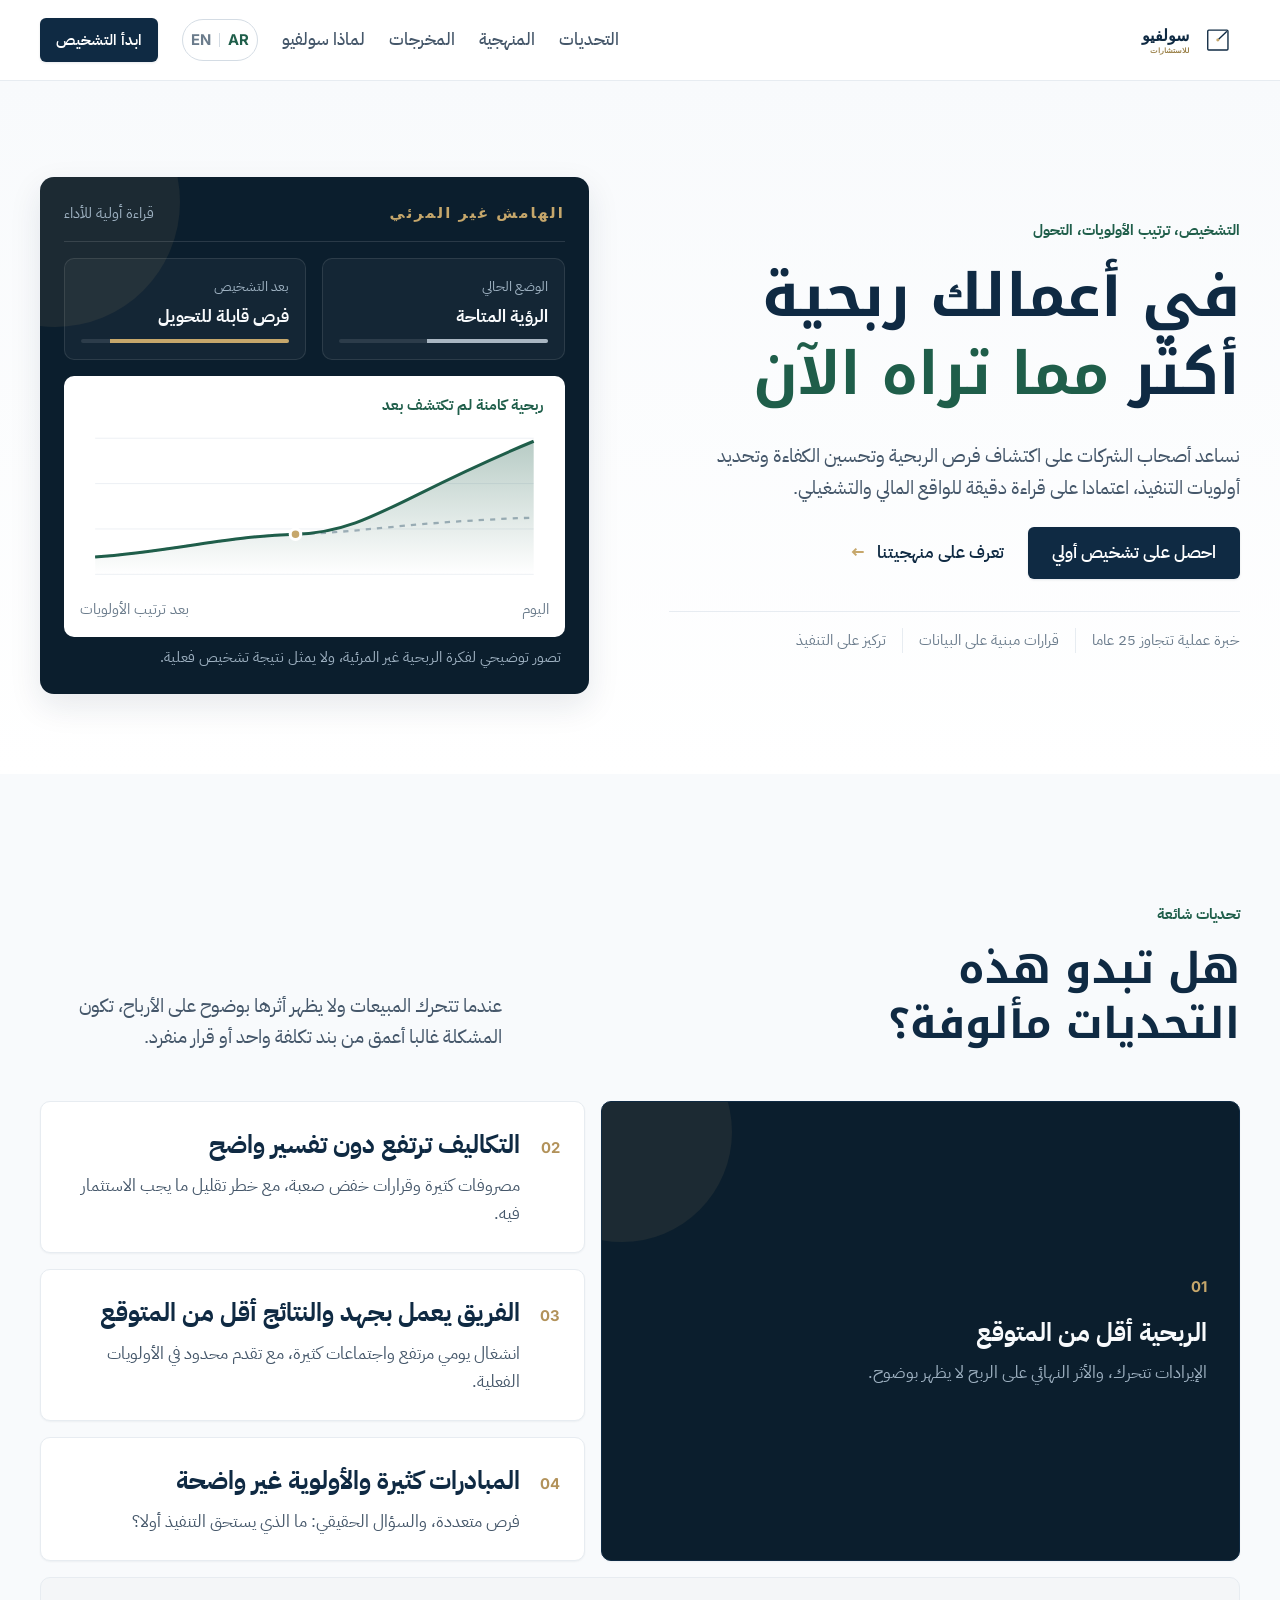
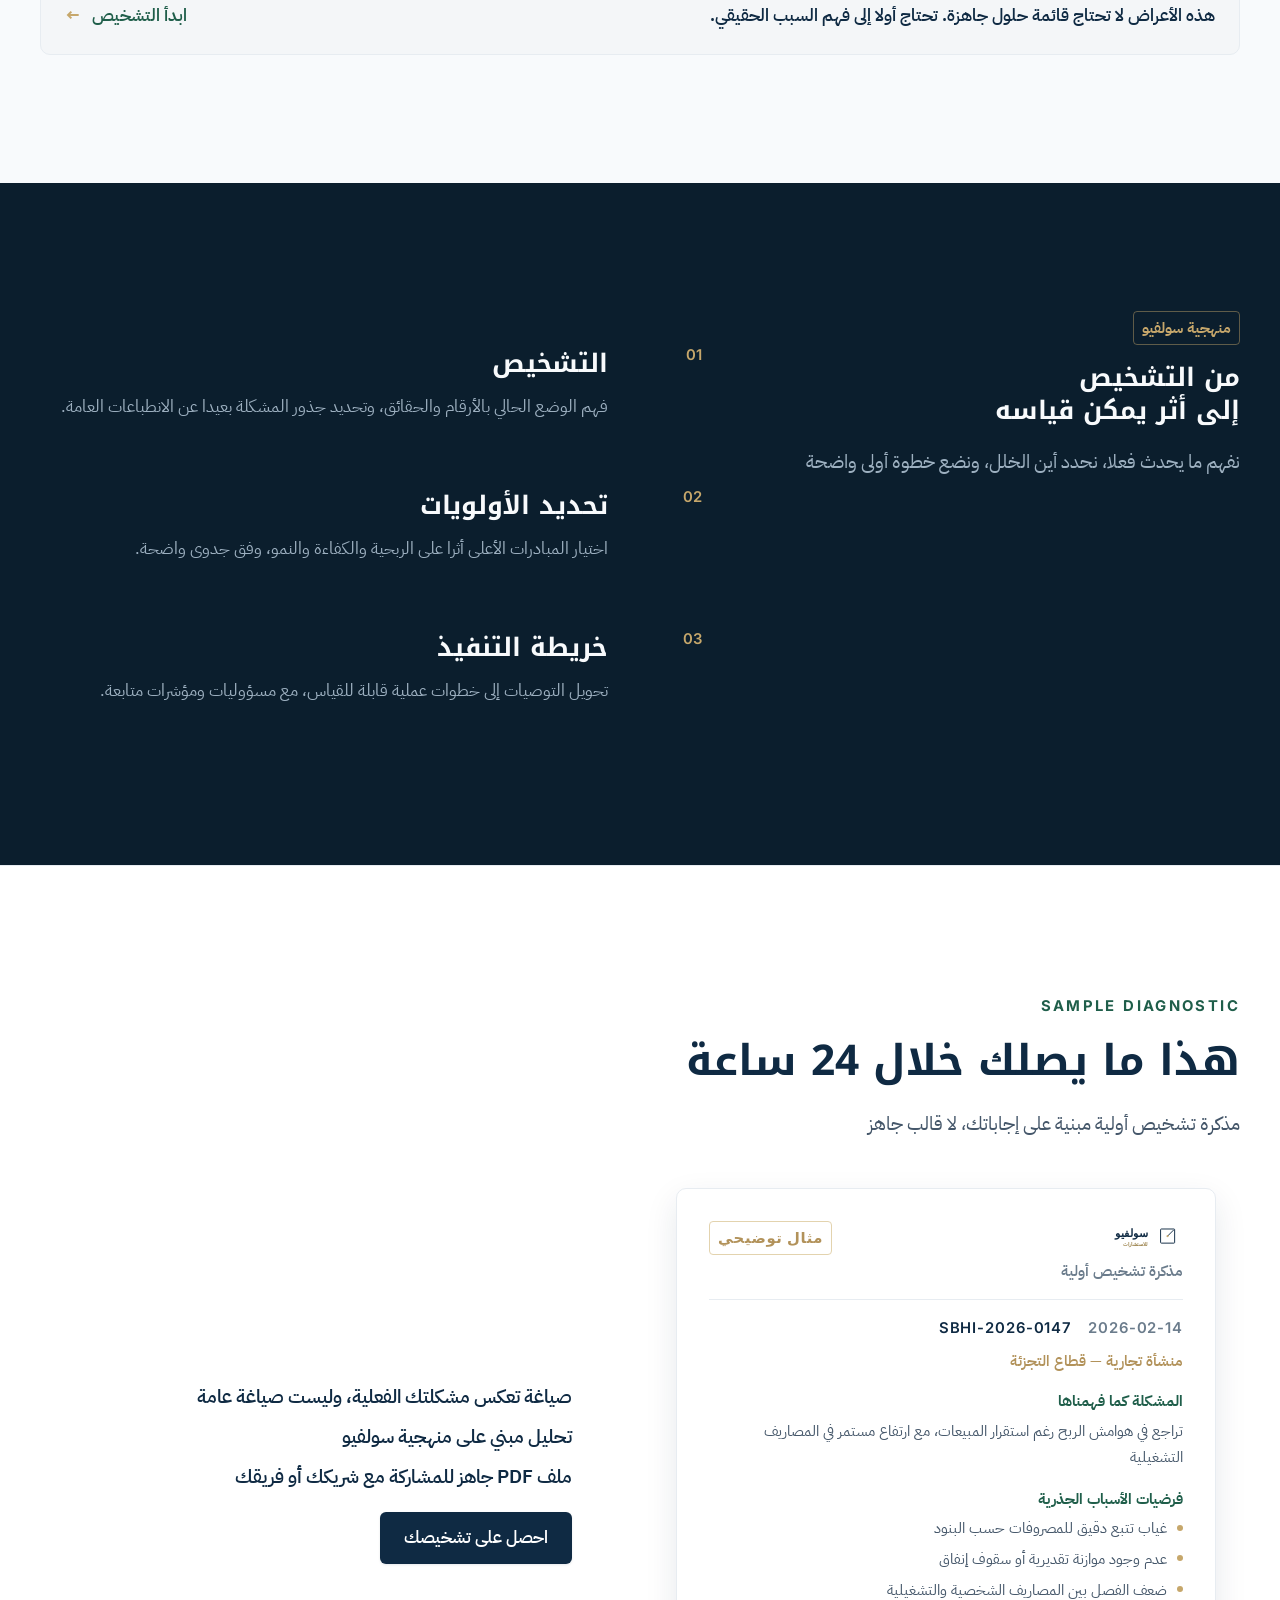
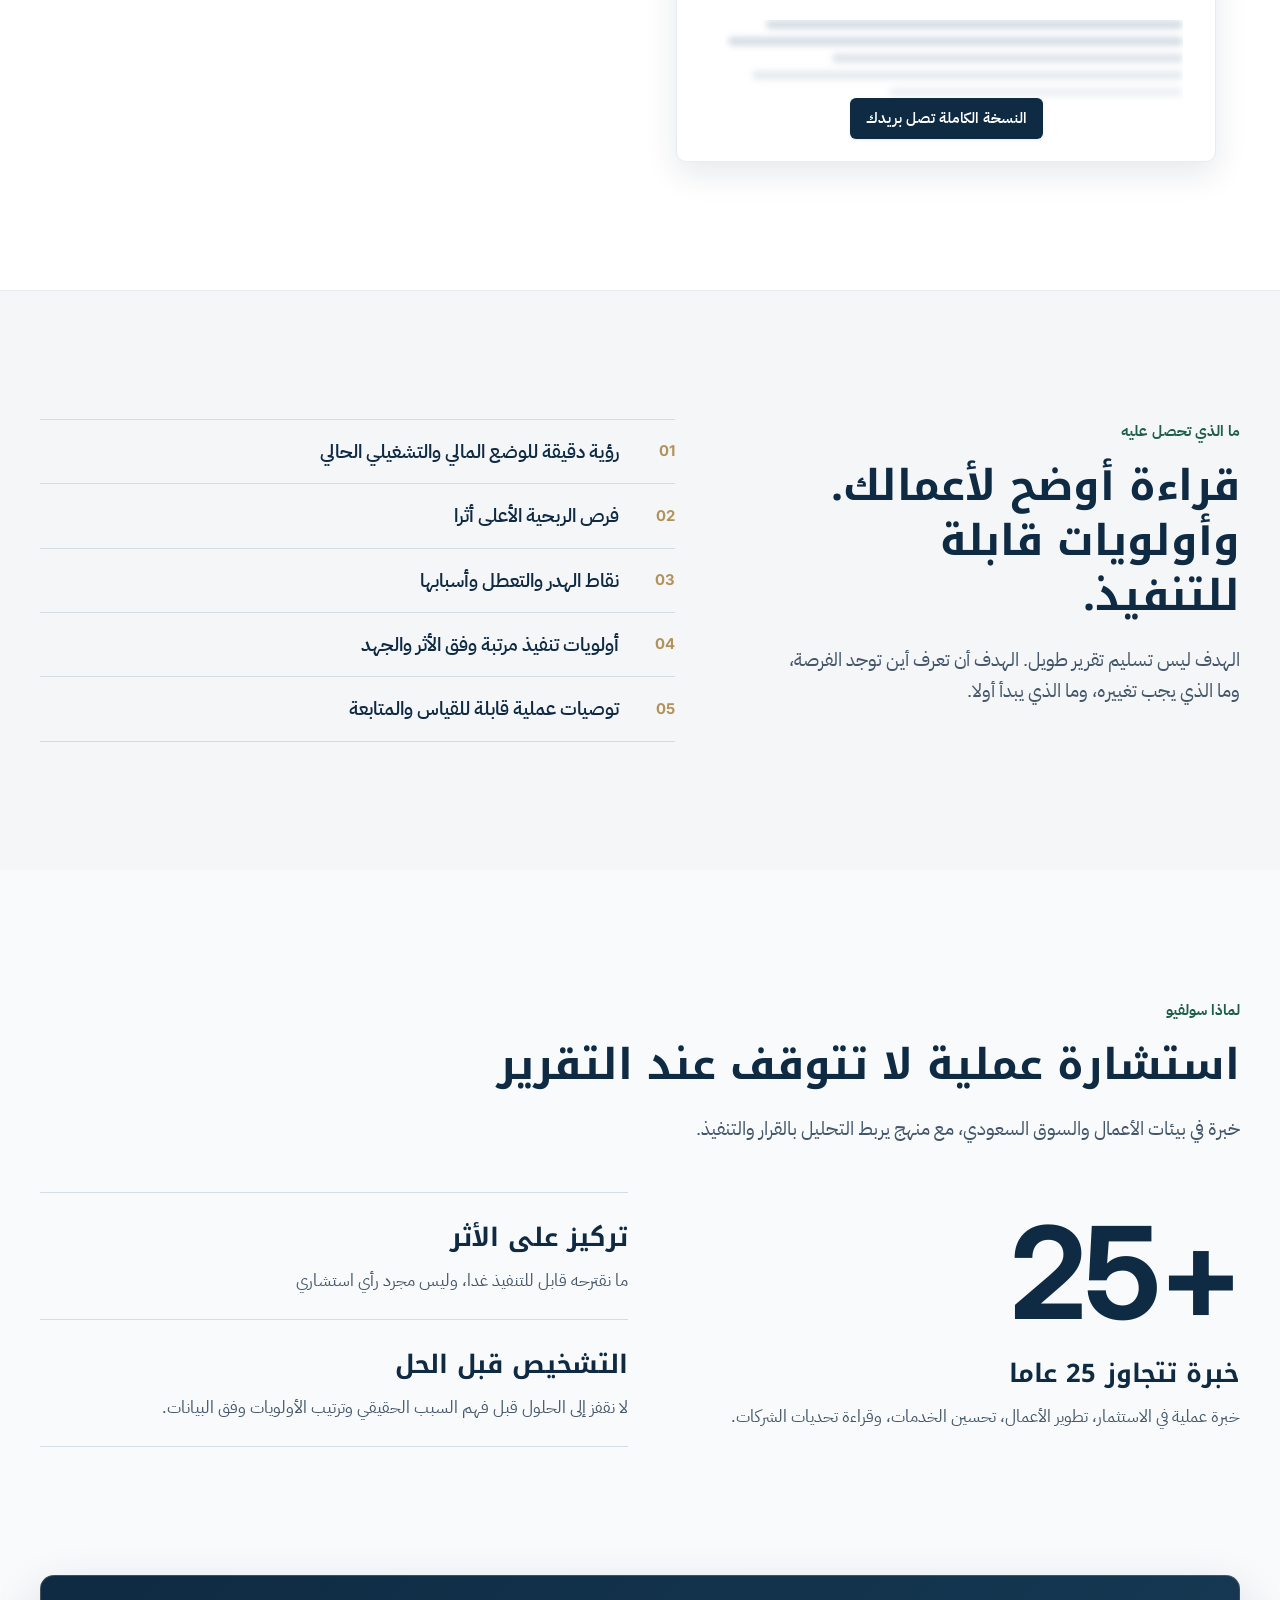
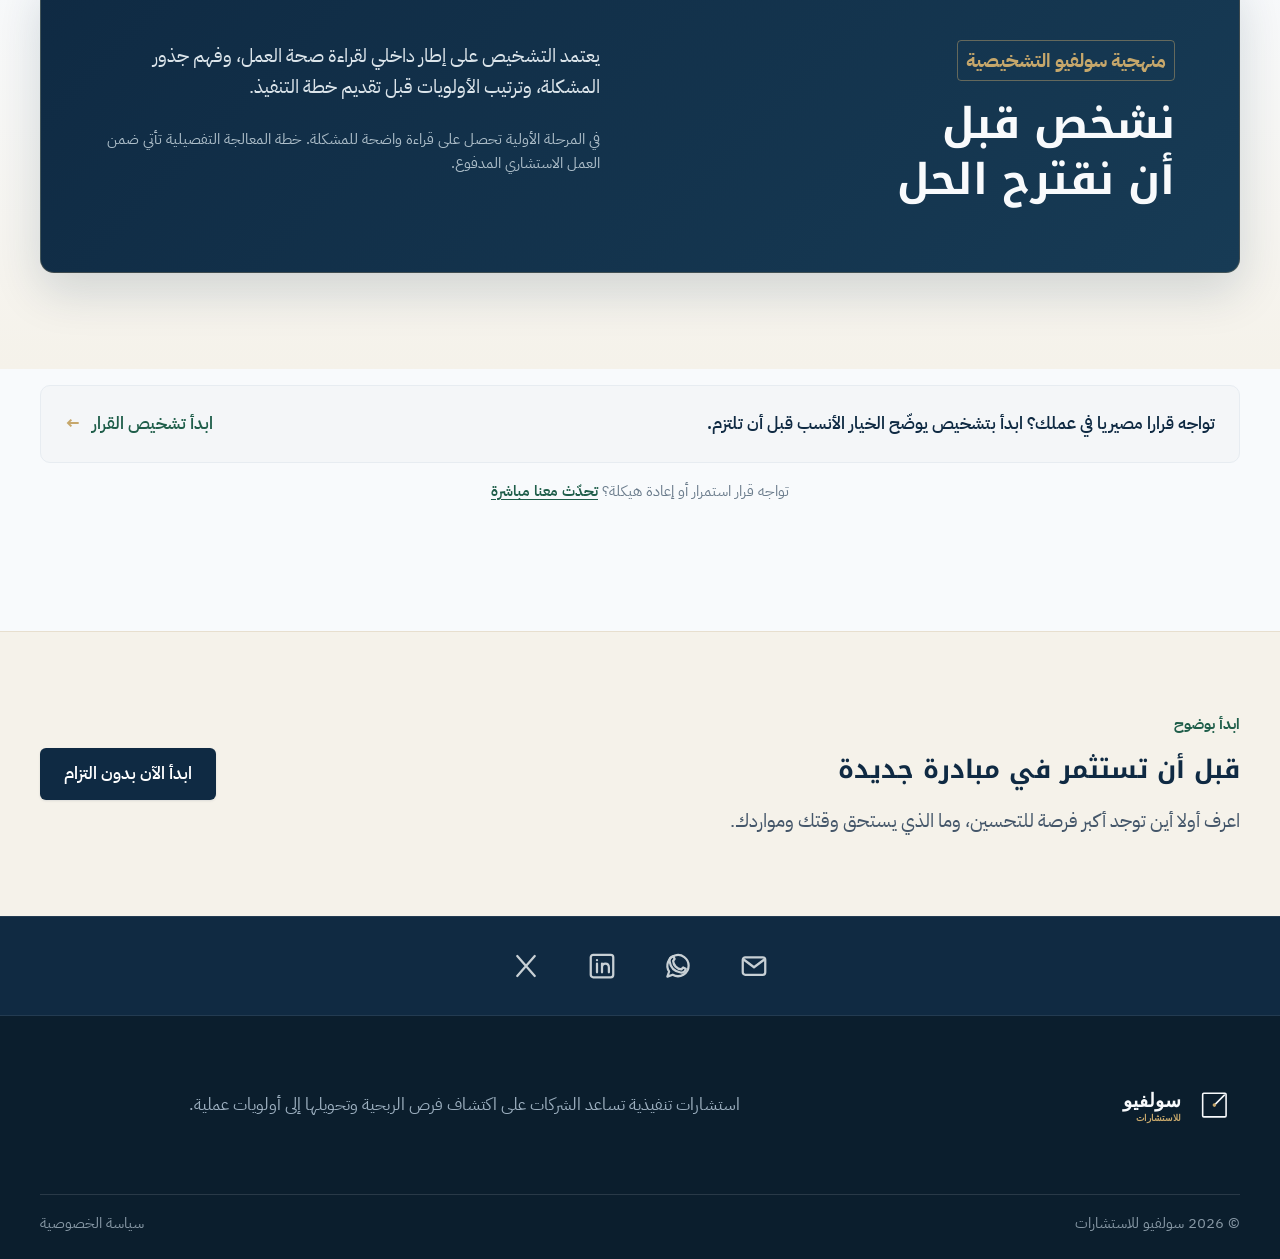
<file: index.html>
<!doctype html>
<html lang="ar" dir="rtl">
<head>
  <meta charset="utf-8" />
  <meta name="viewport" content="width=device-width, initial-scale=1" />
  <meta name="description" content="سولفيو للاستشارات، تشخيص أداء الأعمال وتحديد فرص الربحية والأولويات التنفيذية." />
  <title>سولفيو للاستشارات | تشخيص وتحسين أداء الأعمال</title>
  <link rel="icon" type="image/svg+xml" href="assets/favicon.svg">
  <link rel="icon" type="image/png" sizes="32x32" href="assets/favicon-32.png">
  <link rel="apple-touch-icon" sizes="180x180" href="assets/favicon-180.png">
  <meta name="theme-color" content="#0F2A43">
  <link rel="stylesheet" href="styles.css" />
</head>
<body>
  <a class="skip" href="#main" data-i18n="skip">انتقل إلى المحتوى</a>

  <header class="site-header">
    <div class="container nav-wrap">
      <a class="brand" href="#top" aria-label="Solvyoo Advisory">
        <img class="logo logo-ar" src="assets/logos/solvyoo-horizontal-ar.svg" alt="سولفيو للاستشارات">
        <img class="logo logo-en" src="assets/logos/solvyoo-horizontal.svg" alt="Solvyoo Advisory">
      </a>

      <button class="menu-btn" aria-expanded="false" aria-controls="main-nav" data-i18n="menu">القائمة</button>
      <nav id="main-nav" class="nav" aria-label="القائمة الرئيسية">
        <a href="#challenges" data-i18n="navChallenges">التحديات</a>
        <a href="#method" data-i18n="navMethod">المنهجية</a>
        <a href="#outcomes" data-i18n="navOutcomes">المخرجات</a>
        <a href="#why" data-i18n="navWhy">لماذا سولفيو</a>
      </nav>
      <button class="lang-toggle" type="button" aria-label="Switch language"><span class="active">AR</span><i></i><span>EN</span></button>
      <a class="btn btn-small" href="https://solvyoo.com/start/?intent=operations" data-i18n="bookNav">ابدأ التشخيص</a>
    </div>
  </header>

  <main id="main">
    <section id="top" class="hero">
      <div class="container hero-grid">
        <div class="hero-copy">
          <p class="eyebrow" data-i18n="heroEyebrow">التشخيص، ترتيب الأولويات، التحول</p>
          <h1 data-i18n-html="heroTitle">في أعمالك ربحية أكثر <span>مما تراه الآن</span></h1>
          <p class="lead" data-i18n="heroLead">نساعد أصحاب الشركات على اكتشاف فرص الربحية وتحسين الكفاءة وتحديد أولويات التنفيذ، اعتمادا على قراءة دقيقة للواقع المالي والتشغيلي.</p>
          <div class="hero-actions">
            <a class="btn" href="https://solvyoo.com/start/?intent=operations" data-i18n="book">احجز جلسة تشخيص</a>
            <a class="text-link" href="#method"><span data-i18n="learnMethod">تعرف على منهجيتنا</span> <b>←</b></a>
          </div>
          <div class="trust-strip">
            <span data-i18n="trust1">خبرة عملية تتجاوز 25 عاما</span>
            <span data-i18n="trust2">قرارات مبنية على البيانات</span>
            <span data-i18n="trust3">تركيز على التنفيذ</span>
          </div>
        </div>

        <div class="hero-visual">
          <div class="visual-head"><span data-i18n="visualHead">الهامش غير المرئي</span><em data-i18n="visualReading">قراءة أولية للأداء</em></div>
          <div class="metric-grid">
            <div class="metric muted"><small data-i18n="currentState">الوضع الحالي</small><strong data-i18n="visibleView">الرؤية المتاحة</strong><div class="bar"><i style="width:58%"></i></div></div>
            <div class="metric accent"><small data-i18n="afterDiagnosis">بعد التشخيص</small><strong data-i18n="convertibleOpps">فرص قابلة للتحويل</strong><div class="bar"><i style="width:86%"></i></div></div>
          </div>
          <div class="chart">
            <div class="chart-label" data-i18n="hiddenProfit">ربحية كامنة لم تكتشف بعد</div>
            <svg viewBox="0 0 620 250" role="img" aria-label="Business profit growth illustration">
              <defs><linearGradient id="area" x1="0" y1="0" x2="0" y2="1"><stop offset="0" stop-color="#1f5e4a" stop-opacity=".32"/><stop offset="1" stop-color="#1f5e4a" stop-opacity="0"/></linearGradient></defs>
              <path class="gridline" d="M20 40H600M20 100H600M20 160H600M20 220H600"/>
              <path class="base" d="M20 197 C120 190, 190 170, 285 167 S430 151, 600 145"/>
              <path class="growth-area" d="M20 197 C120 190, 190 170, 285 167 S420 118, 600 44 L600 220 L20 220 Z"/>
              <path class="growth" d="M20 197 C120 190, 190 170, 285 167 S420 118, 600 44"/>
              <circle cx="285" cy="167" r="7"/>
            </svg>
            <div class="chart-foot"><span data-i18n="today">اليوم</span><span data-i18n="afterPriority">بعد ترتيب الأولويات</span></div>
          </div>
          <p class="visual-note" data-i18n="visualNote">تصور توضيحي لفكرة الربحية غير المرئية، ولا يمثل نتيجة تشخيص فعلية.</p>
        </div>
      </div>
    </section>

    <section id="challenges" class="section challenges">
      <div class="container">
        <div class="section-head split">
          <div><p class="eyebrow" data-i18n="challengesEyebrow">تحديات شائعة</p><h2 data-i18n="challengesTitle">هل تبدو هذه التحديات مألوفة؟</h2></div>
          <p data-i18n="challengesLead">عندما تتحرك المبيعات ولا يظهر أثرها بوضوح على الأرباح، تكون المشكلة غالبا أعمق من بند تكلفة واحد أو قرار منفرد.</p>
        </div>
        <div class="challenge-grid">
          <article class="challenge-featured"><span>01</span><h3 data-i18n="c1t">الربحية أقل من المتوقع</h3><p data-i18n="c1d">الإيرادات تتحرك، والأثر النهائي على الربح لا يظهر بوضوح.</p></article>
          <article><span>02</span><h3 data-i18n="c2t">التكاليف ترتفع دون تفسير واضح</h3><p data-i18n="c2d">مصروفات كثيرة وقرارات خفض صعبة، مع خطر تقليل ما يجب الاستثمار فيه.</p></article>
          <article><span>03</span><h3 data-i18n="c3t">الفريق يعمل بجهد والنتائج أقل من المتوقع</h3><p data-i18n="c3d">انشغال يومي مرتفع واجتماعات كثيرة، مع تقدم محدود في الأولويات الفعلية.</p></article>
          <article><span>04</span><h3 data-i18n="c4t">المبادرات كثيرة والأولوية غير واضحة</h3><p data-i18n="c4d">فرص متعددة، والسؤال الحقيقي: ما الذي يستحق التنفيذ أولا؟</p></article>
        </div>
        <div class="diagnostic-callout"><p data-i18n="callout">هذه الأعراض لا تحتاج قائمة حلول جاهزة. تحتاج أولا إلى فهم السبب الحقيقي.</p><a href="https://solvyoo.com/start/?intent=operations"><span data-i18n="startDiagnosis">ابدأ التشخيص</span> <b>←</b></a></div>
      </div>
    </section>

    <section id="method" class="section method">
      <div class="container method-grid">
        <div class="method-intro">
          <p class="eyebrow light" data-i18n="methodEyebrow">منهجية سولفيو</p>
          <h2 data-i18n-html="methodTitle">من التشخيص<br>إلى أثر يمكن قياسه</h2>
          <p data-i18n="methodLead">نبدأ من الواقع، نحدد ما يستحق التدخل، ثم نحول النتائج إلى خطوات واضحة ومسؤولة زمنيا.</p>
        </div>
        <div class="steps">
          <article><span>01</span><div><h3 data-i18n="s1t">التشخيص</h3><p data-i18n="s1d">فهم الوضع الحالي بالأرقام والحقائق، وتحديد جذور المشكلة بعيدا عن الانطباعات العامة.</p></div></article>
          <article><span>02</span><div><h3 data-i18n="s2t">تحديد الأولويات</h3><p data-i18n="s2d">اختيار المبادرات الأعلى أثرا على الربحية والكفاءة والنمو، وفق جدوى واضحة.</p></div></article>
          <article><span>03</span><div><h3 data-i18n="s3t">خريطة التنفيذ</h3><p data-i18n="s3d">تحويل التوصيات إلى خطوات عملية قابلة للقياس، مع مسؤوليات ومؤشرات متابعة.</p></div></article>
        </div>
      </div>
    </section>

    <section id="sample" class="section sample">
      <div class="container">
        <div class="section-head">
          <p class="eyebrow en">SAMPLE DIAGNOSTIC</p>
          <h2 data-i18n="sampleTitle">هذا ما يصلك خلال 24 ساعة</h2>
          <p data-i18n="sampleLead">مذكرة تشخيص أولية مبنية على إجاباتك، لا قالب جاهز</p>
        </div>
        <div class="sample-grid">
          <figure class="pdf-mock" aria-label="معاينة لمذكرة التشخيص الأولية" data-i18n-aria="sampleMockLabel">
            <div class="pdf-head">
              <div class="pdf-brand">
                <img class="logo logo-ar" src="assets/logos/solvyoo-horizontal-ar.svg" alt="سولفيو للاستشارات">
                <img class="logo logo-en" src="assets/logos/solvyoo-horizontal.svg" alt="Solvyoo Advisory">
                <span class="pdf-kicker" data-i18n="memoKicker">مذكرة تشخيص أولية</span>
              </div>
              <span class="pdf-illus" data-i18n="illustrative">مثال توضيحي</span>
            </div>
            <div class="pdf-meta-row">
              <span class="pdf-case">SBHI-2026-0147</span>
              <span class="pdf-date">2026-02-14</span>
            </div>
            <div class="pdf-company" data-i18n="mockCompany">منشأة تجارية — قطاع التجزئة</div>
            <div class="pdf-block">
              <h4 data-i18n="mockProblemTitle">المشكلة كما فهمناها</h4>
              <p data-i18n="mockProblemText">تراجع في هوامش الربح رغم استقرار المبيعات، مع ارتفاع مستمر في المصاريف التشغيلية</p>
            </div>
            <div class="pdf-block">
              <h4 data-i18n="mockCausesTitle">فرضيات الأسباب الجذرية</h4>
              <ul>
                <li data-i18n="mockCause1">غياب تتبع دقيق للمصروفات حسب البنود</li>
                <li data-i18n="mockCause2">عدم وجود موازنة تقديرية أو سقوف إنفاق</li>
                <li data-i18n="mockCause3">ضعف الفصل بين المصاريف الشخصية والتشغيلية</li>
              </ul>
            </div>
            <div class="pdf-blur" aria-hidden="true">
              <i style="width:88%"></i><i style="width:96%"></i><i style="width:74%"></i><i style="width:91%"></i><i style="width:62%"></i>
            </div>
            <span class="pdf-badge" data-i18n="mockBadge">النسخة الكاملة تصل بريدك</span>
          </figure>
          <div class="sample-side">
            <ul class="sample-notes">
              <li class="note"><span data-i18n="ann1">صياغة تعكس مشكلتك الفعلية، وليست صياغة عامة</span></li>
              <li class="note"><span data-i18n="ann2">تحليل مبني على منهجية سولفيو</span></li>
              <li class="note"><span data-i18n="ann3">ملف PDF جاهز للمشاركة مع شريكك أو فريقك</span></li>
            </ul>
            <a class="btn" href="https://solvyoo.com/start/?intent=operations" data-i18n="sampleCta">احصل على تشخيصك</a>
          </div>
        </div>
      </div>
    </section>

    <section id="outcomes" class="section outcomes">
      <div class="container outcomes-grid">
        <div class="outcomes-copy">
          <p class="eyebrow" data-i18n="outcomesEyebrow">ما الذي تحصل عليه</p>
          <h2 data-i18n-html="outcomesTitle">قراءة أوضح لأعمالك.<br>وأولويات قابلة للتنفيذ.</h2>
          <p data-i18n="outcomesLead">الهدف ليس تسليم تقرير طويل. الهدف أن تعرف أين توجد الفرصة، وما الذي يجب تغييره، وما الذي يبدأ أولا.</p>
        </div>
        <div class="outcome-list">
          <div><span>01</span><p data-i18n="o1">رؤية دقيقة للوضع المالي والتشغيلي الحالي</p></div>
          <div><span>02</span><p data-i18n="o2">فرص الربحية الأعلى أثرا</p></div>
          <div><span>03</span><p data-i18n="o3">نقاط الهدر والتعطل وأسبابها</p></div>
          <div><span>04</span><p data-i18n="o4">أولويات تنفيذ مرتبة وفق الأثر والجهد</p></div>
          <div><span>05</span><p data-i18n="o5">توصيات عملية قابلة للقياس والمتابعة</p></div>
        </div>
      </div>
    </section>

    <section id="why" class="section why">
      <div class="container">
        <div class="section-head"><p class="eyebrow" data-i18n="whyEyebrow">لماذا سولفيو</p><h2 data-i18n="whyTitle">استشارة عملية لا تتوقف عند التقرير</h2><p data-i18n="whyLead">خبرة في بيئات الأعمال والسوق السعودي، مع منهج يربط التحليل بالقرار والتنفيذ.</p></div>
        <div class="why-grid">
          <article class="why-stat"><span class="stat-num" aria-hidden="true">25+</span><h3 data-i18n="w1t">خبرة تتجاوز 25 عاما</h3><p data-i18n="w1d">خبرة عملية في الاستثمار، تطوير الأعمال، تحسين الخدمات، وقراءة تحديات الشركات.</p></article>
          <div class="why-list">
            <article><h3 data-i18n="w2t">تركيز على الأثر</h3><p data-i18n="w2d">كل توصية مرتبطة بنتيجة واضحة، وليست مجرد فكرة عامة أو ممارسة نظرية.</p></article>
            <article><h3 data-i18n="w3t">التشخيص قبل الحل</h3><p data-i18n="w3d">لا نقفز إلى الحلول قبل فهم السبب الحقيقي وترتيب الأولويات وفق البيانات.</p></article>
          </div>
        </div>
      </div>
    </section>

    <section class="section framework">
      <div class="container framework-card">
        <div><p class="eyebrow" data-i18n="frameworkEyebrow">منهجية سولفيو التشخيصية</p><h2 data-i18n="frameworkTitle">نشخص قبل أن نقترح الحل</h2></div>
        <div><p data-i18n="frameworkLead">يعتمد التشخيص على إطار داخلي لقراءة صحة العمل، وفهم جذور المشكلة، وترتيب الأولويات قبل تقديم خطة التنفيذ.</p><p class="fine" data-i18n="frameworkFine">في المرحلة الأولية تحصل على قراءة واضحة للمشكلة. خطة المعالجة التفصيلية تأتي ضمن العمل الاستشاري المدفوع.</p></div>
      </div>
    </section>

    <section id="decision" class="section decision-band" aria-label="لحظة قرار" data-i18n-aria="decisionAria">
      <div class="container">
        <div class="diagnostic-callout">
          <p data-i18n="decisionText">تواجه قرارا مصيريا في عملك؟ ابدأ بتشخيص يوضّح الخيار الأنسب قبل أن تلتزم.</p>
          <a href="https://solvyoo.com/start/?intent=decision"><span data-i18n="decisionCta">ابدأ تشخيص القرار</span> <b>←</b></a>
        </div>
        <p class="decision-sub"><span data-i18n="continuityText">تواجه قرار استمرار أو إعادة هيكلة؟</span> <a href="https://wa.me/966507398836" data-i18n="continuityCta">تحدّث معنا مباشرة</a></p>
      </div>
    </section>

    <section class="final-cta">
      <div class="container final-grid">
        <div><p class="eyebrow" data-i18n="finalEyebrow">ابدأ بوضوح</p><h2 data-i18n="finalTitle">قبل أن تستثمر في مبادرة جديدة</h2><p data-i18n="finalLead">اعرف أولا أين توجد أكبر فرصة للتحسين، وما الذي يستحق وقتك ومواردك.</p></div>
        <a class="btn" href="https://solvyoo.com/start/?intent=operations" data-i18n="bookFinal">ابدأ الآن بدون التزام</a>
      </div>
    </section>
  </main>

  <section class="contact-rail" aria-label="روابط التواصل" data-i18n-aria="contactLinks">
    <div class="container contact-row">
      <a href="mailto:info@solvyoo.com" aria-label="البريد الإلكتروني" data-i18n-aria="emailLabel" title="info@solvyoo.com">
        <svg viewBox="0 0 24 24" aria-hidden="true"><rect x="3" y="5" width="18" height="14" rx="2"/><path d="m4 7 8 6 8-6"/></svg>
      </a>
      <a href="https://wa.me/966507398836" aria-label="واتساب" data-i18n-aria="whatsappLabel" title="WhatsApp">
        <svg viewBox="0 0 24 24" aria-hidden="true"><path d="M20.5 11.6a8.5 8.5 0 0 1-12.7 7.4L3.5 20.5l1.4-4.1A8.5 8.5 0 1 1 20.5 11.6Z"/><path d="M8.1 7.9c.2 3.6 3 6.4 6.6 6.8l1.4-1.5 2.1 1c-.4 2.3-1.9 3.3-4.1 3-4.9-.8-8.1-4-8.8-8.9-.3-2.1.8-3.7 3-4.1l1 2.2Z"/></svg>
      </a>
      <a href="https://www.linkedin.com/in/solvyoo/" aria-label="لينكدإن" data-i18n-aria="linkedinLabel" title="LinkedIn">
        <svg viewBox="0 0 24 24" aria-hidden="true"><rect x="3" y="3" width="18" height="18" rx="2"/><path d="M8 10v7M8 7.2v.1M12 17v-4c0-1.8 1-3 2.7-3 1.8 0 2.8 1.2 2.8 3.2V17M12 10v7"/></svg>
      </a>
      <a href="https://x.com/solvyoo" aria-label="إكس" data-i18n-aria="xLabel" title="X">
        <svg viewBox="0 0 24 24" aria-hidden="true"><path d="M5 4 19 20M19 4 5 20"/></svg>
      </a>
    </div>
  </section>
  <footer>
    <div class="container footer-grid">
      <a class="brand footer-brand" href="#top" aria-label="Solvyoo Advisory">
        <img class="logo logo-ar" src="assets/logos/solvyoo-horizontal-ar-reversed.svg" alt="سولفيو للاستشارات">
        <img class="logo logo-en" src="assets/logos/solvyoo-horizontal-reversed.svg" alt="Solvyoo Advisory">
      </a>
      <p data-i18n="footerText">استشارات تنفيذية تساعد الشركات على اكتشاف فرص الربحية وتحويلها إلى أولويات عملية.</p>
    </div>
    <div class="container footer-bottom"><span data-i18n="copyright">© 2026 سولفيو للاستشارات</span><a href="https://solvyoo.com/privacy.html" data-i18n="privacy">سياسة الخصوصية</a></div>
  </footer>
  <script src="script.js"></script>
</body>
</html>
</file>
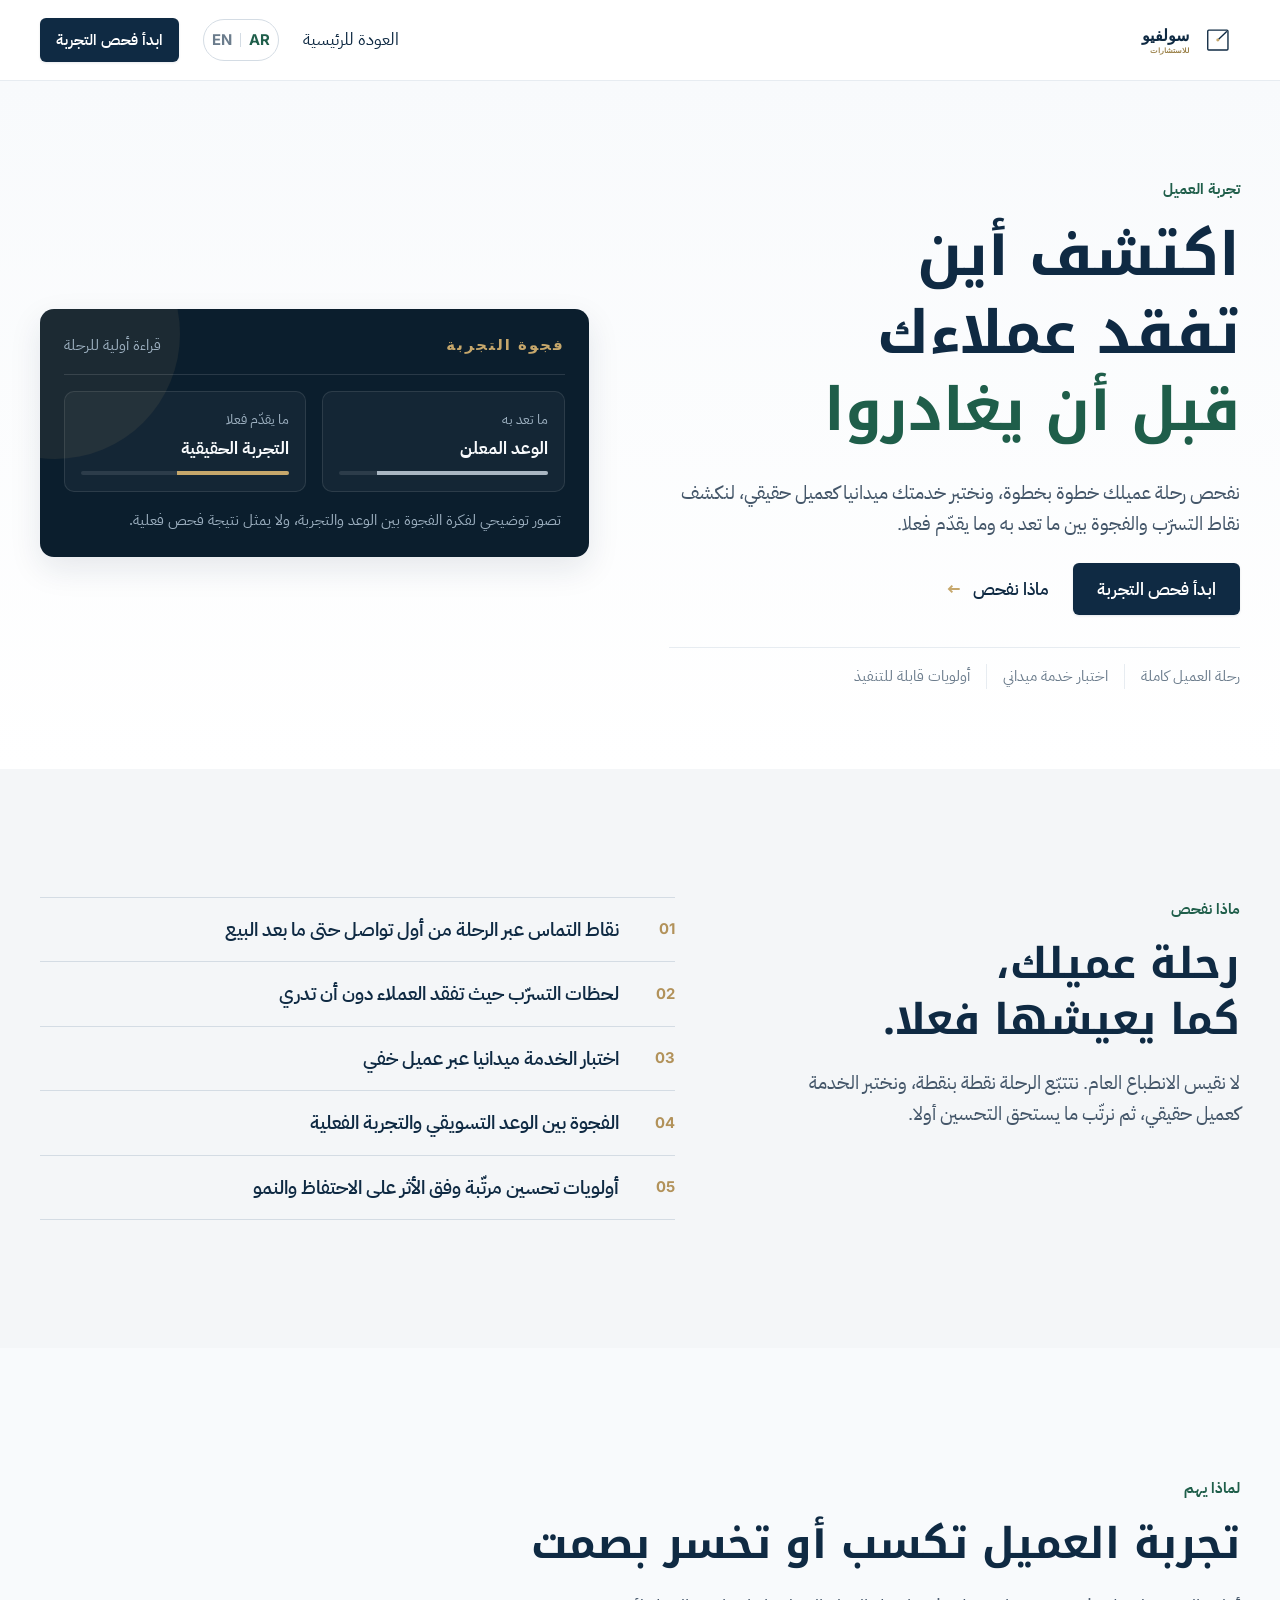
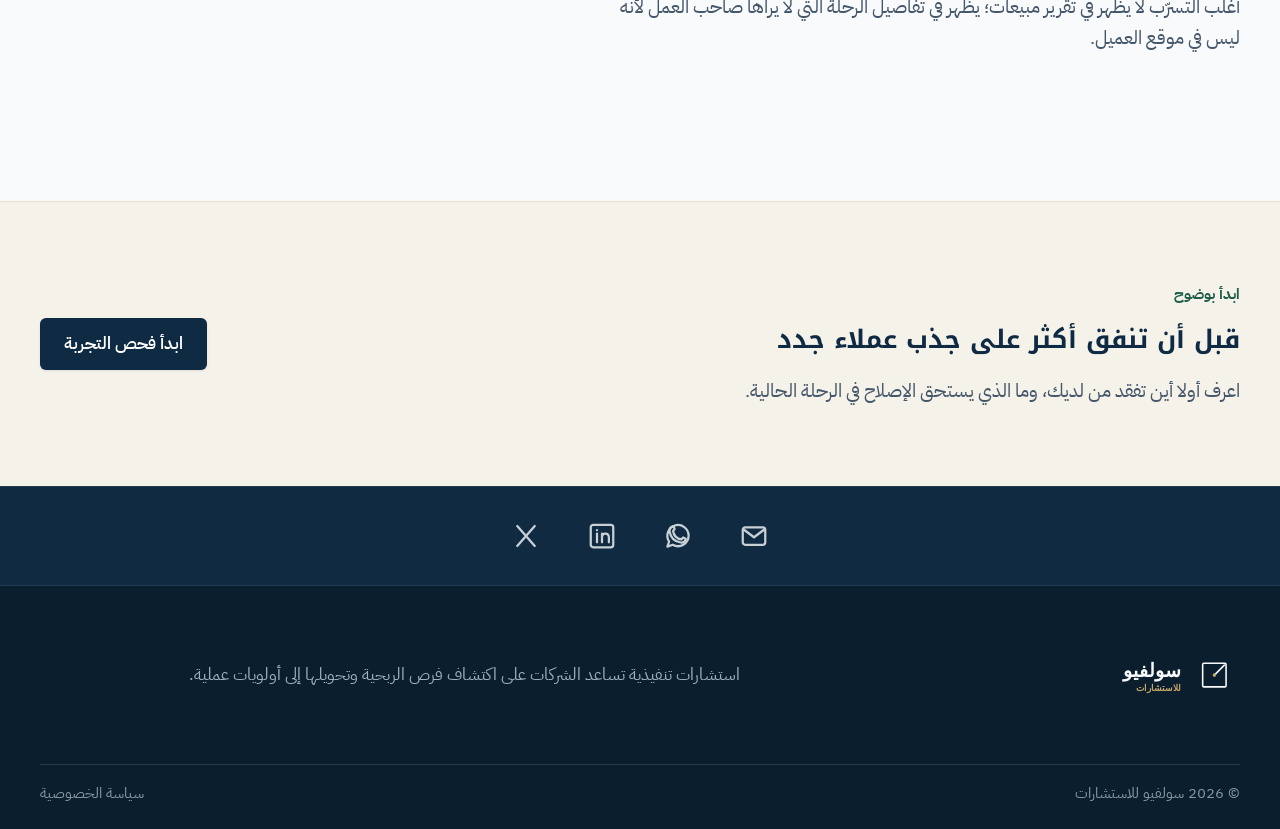
<file: journey/index.html>
<!doctype html>
<html lang="ar" dir="rtl">
<head>
  <meta charset="utf-8" />
  <meta name="viewport" content="width=device-width, initial-scale=1" />
  <meta name="description" content="فحص رحلة العميل واختبار الخدمة مع سولفيو: اكتشف أين تفقد عملاءك، والفجوة بين ما تعد به وما يقدّم فعلا." />
  <title>فحص رحلة العميل واختبار الخدمة | سولفيو للاستشارات</title>
  <link rel="icon" type="image/svg+xml" href="../assets/favicon.svg">
  <link rel="icon" type="image/png" sizes="32x32" href="../assets/favicon-32.png">
  <link rel="apple-touch-icon" sizes="180x180" href="../assets/favicon-180.png">
  <meta name="theme-color" content="#0F2A43">
  <link rel="stylesheet" href="../styles.css" />
</head>
<body>
  <a class="skip" href="#main" data-i18n="skip">انتقل إلى المحتوى</a>

  <header class="site-header">
    <div class="container nav-wrap">
      <a class="brand" href="https://solvyoo.com/" aria-label="Solvyoo Advisory">
        <img class="logo logo-ar" src="../assets/logos/solvyoo-horizontal-ar.svg" alt="سولفيو للاستشارات">
        <img class="logo logo-en" src="../assets/logos/solvyoo-horizontal.svg" alt="Solvyoo Advisory">
      </a>
      <a class="start-back" href="https://solvyoo.com/" data-i18n="backHome">العودة للرئيسية</a>
      <button class="lang-toggle" type="button" aria-label="Switch language"><span class="active">AR</span><i></i><span>EN</span></button>
      <a class="btn btn-small" href="https://solvyoo.com/start/?intent=service_experience" data-i18n="ctaNav">ابدأ فحص التجربة</a>
    </div>
  </header>

  <main id="main">
    <section id="top" class="hero">
      <div class="container hero-grid">
        <div class="hero-copy">
          <p class="eyebrow" data-i18n="heroEyebrow">تجربة العميل</p>
          <h1 data-i18n-html="heroTitle">اكتشف أين تفقد عملاءك <span>قبل أن يغادروا</span></h1>
          <p class="lead" data-i18n="heroLead">نفحص رحلة عميلك خطوة بخطوة، ونختبر خدمتك ميدانيا كعميل حقيقي، لنكشف نقاط التسرّب والفجوة بين ما تعد به وما يقدّم فعلا.</p>
          <div class="hero-actions">
            <a class="btn" href="https://solvyoo.com/start/?intent=service_experience" data-i18n="heroCta">ابدأ فحص التجربة</a>
            <a class="text-link" href="#checks"><span data-i18n="learnChecks">ماذا نفحص</span> <b>←</b></a>
          </div>
          <div class="trust-strip">
            <span data-i18n="trust1">رحلة العميل كاملة</span>
            <span data-i18n="trust2">اختبار خدمة ميداني</span>
            <span data-i18n="trust3">أولويات قابلة للتنفيذ</span>
          </div>
        </div>

        <div class="hero-visual">
          <div class="visual-head"><span data-i18n="visualHead">فجوة التجربة</span><em data-i18n="visualReading">قراءة أولية للرحلة</em></div>
          <div class="metric-grid">
            <div class="metric muted"><small data-i18n="promise">ما تعد به</small><strong data-i18n="promiseView">الوعد المعلن</strong><div class="bar"><i style="width:82%"></i></div></div>
            <div class="metric accent"><small data-i18n="delivered">ما يقدّم فعلا</small><strong data-i18n="deliveredView">التجربة الحقيقية</strong><div class="bar"><i style="width:54%"></i></div></div>
          </div>
          <p class="visual-note" data-i18n="visualNote">تصور توضيحي لفكرة الفجوة بين الوعد والتجربة، ولا يمثل نتيجة فحص فعلية.</p>
        </div>
      </div>
    </section>

    <section id="checks" class="section outcomes">
      <div class="container outcomes-grid">
        <div class="outcomes-copy">
          <p class="eyebrow" data-i18n="checksEyebrow">ماذا نفحص</p>
          <h2 data-i18n-html="checksTitle">رحلة عميلك،<br>كما يعيشها فعلا.</h2>
          <p data-i18n="checksLead">لا نقيس الانطباع العام. نتتبّع الرحلة نقطة بنقطة، ونختبر الخدمة كعميل حقيقي، ثم نرتّب ما يستحق التحسين أولا.</p>
        </div>
        <div class="outcome-list">
          <div><span>01</span><p data-i18n="k1">نقاط التماس عبر الرحلة من أول تواصل حتى ما بعد البيع</p></div>
          <div><span>02</span><p data-i18n="k2">لحظات التسرّب حيث تفقد العملاء دون أن تدري</p></div>
          <div><span>03</span><p data-i18n="k3">اختبار الخدمة ميدانيا عبر عميل خفي</p></div>
          <div><span>04</span><p data-i18n="k4">الفجوة بين الوعد التسويقي والتجربة الفعلية</p></div>
          <div><span>05</span><p data-i18n="k5">أولويات تحسين مرتّبة وفق الأثر على الاحتفاظ والنمو</p></div>
        </div>
      </div>
    </section>

    <section class="section why">
      <div class="container">
        <div class="section-head"><p class="eyebrow" data-i18n="whyEyebrow">لماذا يهم</p><h2 data-i18n="whyTitle">تجربة العميل تكسب أو تخسر بصمت</h2><p data-i18n="whyLead">أغلب التسرّب لا يظهر في تقرير مبيعات؛ يظهر في تفاصيل الرحلة التي لا يراها صاحب العمل لأنه ليس في موقع العميل.</p></div>
      </div>
    </section>

    <section class="final-cta">
      <div class="container final-grid">
        <div><p class="eyebrow" data-i18n="finalEyebrow">ابدأ بوضوح</p><h2 data-i18n="finalTitle">قبل أن تنفق أكثر على جذب عملاء جدد</h2><p data-i18n="finalLead">اعرف أولا أين تفقد من لديك، وما الذي يستحق الإصلاح في الرحلة الحالية.</p></div>
        <a class="btn" href="https://solvyoo.com/start/?intent=service_experience" data-i18n="finalCta">ابدأ فحص التجربة</a>
      </div>
    </section>
  </main>

  <section class="contact-rail" aria-label="روابط التواصل" data-i18n-aria="contactLinks">
    <div class="container contact-row">
      <a href="mailto:info@solvyoo.com" aria-label="البريد الإلكتروني" data-i18n-aria="emailLabel" title="Email">
        <svg viewBox="0 0 24 24" aria-hidden="true"><rect x="3" y="5" width="18" height="14" rx="2"/><path d="m4 7 8 6 8-6"/></svg>
      </a>
      <a href="https://wa.me/966507398836" aria-label="واتساب" data-i18n-aria="whatsappLabel" title="WhatsApp">
        <svg viewBox="0 0 24 24" aria-hidden="true"><path d="M20.5 11.6a8.5 8.5 0 0 1-12.7 7.4L3.5 20.5l1.4-4.1A8.5 8.5 0 1 1 20.5 11.6Z"/><path d="M8.1 7.9c.2 3.6 3 6.4 6.6 6.8l1.4-1.5 2.1 1c-.4 2.3-1.9 3.3-4.1 3-4.9-.8-8.1-4-8.8-8.9-.3-2.1.8-3.7 3-4.1l1 2.2Z"/></svg>
      </a>
      <a href="https://www.linkedin.com/in/solvyoo/" aria-label="لينكدإن" data-i18n-aria="linkedinLabel" title="LinkedIn">
        <svg viewBox="0 0 24 24" aria-hidden="true"><rect x="3" y="3" width="18" height="18" rx="2"/><path d="M8 10v7M8 7.2v.1M12 17v-4c0-1.8 1-3 2.7-3 1.8 0 2.8 1.2 2.8 3.2V17M12 10v7"/></svg>
      </a>
      <a href="https://x.com/solvyoo" aria-label="إكس" data-i18n-aria="xLabel" title="X">
        <svg viewBox="0 0 24 24" aria-hidden="true"><path d="M5 4 19 20M19 4 5 20"/></svg>
      </a>
    </div>
  </section>

  <footer>
    <div class="container footer-grid">
      <a class="brand footer-brand" href="https://solvyoo.com/" aria-label="Solvyoo Advisory">
        <img class="logo logo-ar" src="../assets/logos/solvyoo-horizontal-ar-reversed.svg" alt="سولفيو للاستشارات">
        <img class="logo logo-en" src="../assets/logos/solvyoo-horizontal-reversed.svg" alt="Solvyoo Advisory">
      </a>
      <p data-i18n="footerText">استشارات تنفيذية تساعد الشركات على اكتشاف فرص الربحية وتحويلها إلى أولويات عملية.</p>
    </div>
    <div class="container footer-bottom"><span data-i18n="copyright">© 2026 سولفيو للاستشارات</span><a href="https://solvyoo.com/privacy.html" data-i18n="privacy">سياسة الخصوصية</a></div>
  </footer>

  <!-- Single language toggle drives chrome + page content (mirrors /start pattern) -->
  <script>
(function(){
  var langToggle = document.querySelector('.lang-toggle');
  var copy = {
    ar: {
      dir:'rtl',
      skip:'انتقل إلى المحتوى', backHome:'العودة للرئيسية', ctaNav:'ابدأ فحص التجربة',
      heroEyebrow:'تجربة العميل', heroTitle:'اكتشف أين تفقد عملاءك <span>قبل أن يغادروا</span>',
      heroLead:'نفحص رحلة عميلك خطوة بخطوة، ونختبر خدمتك ميدانيا كعميل حقيقي، لنكشف نقاط التسرّب والفجوة بين ما تعد به وما يقدّم فعلا.',
      heroCta:'ابدأ فحص التجربة', learnChecks:'ماذا نفحص',
      trust1:'رحلة العميل كاملة', trust2:'اختبار خدمة ميداني', trust3:'أولويات قابلة للتنفيذ',
      visualHead:'فجوة التجربة', visualReading:'قراءة أولية للرحلة', promise:'ما تعد به', promiseView:'الوعد المعلن', delivered:'ما يقدّم فعلا', deliveredView:'التجربة الحقيقية',
      visualNote:'تصور توضيحي لفكرة الفجوة بين الوعد والتجربة، ولا يمثل نتيجة فحص فعلية.',
      checksEyebrow:'ماذا نفحص', checksTitle:'رحلة عميلك،<br>كما يعيشها فعلا.',
      checksLead:'لا نقيس الانطباع العام. نتتبّع الرحلة نقطة بنقطة، ونختبر الخدمة كعميل حقيقي، ثم نرتّب ما يستحق التحسين أولا.',
      k1:'نقاط التماس عبر الرحلة من أول تواصل حتى ما بعد البيع', k2:'لحظات التسرّب حيث تفقد العملاء دون أن تدري', k3:'اختبار الخدمة ميدانيا عبر عميل خفي', k4:'الفجوة بين الوعد التسويقي والتجربة الفعلية', k5:'أولويات تحسين مرتّبة وفق الأثر على الاحتفاظ والنمو',
      whyEyebrow:'لماذا يهم', whyTitle:'تجربة العميل تكسب أو تخسر بصمت', whyLead:'أغلب التسرّب لا يظهر في تقرير مبيعات؛ يظهر في تفاصيل الرحلة التي لا يراها صاحب العمل لأنه ليس في موقع العميل.',
      finalEyebrow:'ابدأ بوضوح', finalTitle:'قبل أن تنفق أكثر على جذب عملاء جدد', finalLead:'اعرف أولا أين تفقد من لديك، وما الذي يستحق الإصلاح في الرحلة الحالية.', finalCta:'ابدأ فحص التجربة',
      contactLinks:'روابط التواصل', emailLabel:'البريد الإلكتروني', whatsappLabel:'واتساب', linkedinLabel:'لينكدإن', xLabel:'إكس',
      footerText:'استشارات تنفيذية تساعد الشركات على اكتشاف فرص الربحية وتحويلها إلى أولويات عملية.', copyright:'© 2026 سولفيو للاستشارات', privacy:'سياسة الخصوصية',
      title:'فحص رحلة العميل واختبار الخدمة | سولفيو للاستشارات'
    },
    en: {
      dir:'ltr',
      skip:'Skip to content', backHome:'Back to Home', ctaNav:'Start the experience check',
      heroEyebrow:'Customer Experience', heroTitle:'See where you lose customers <span>before they leave</span>',
      heroLead:'We map your customer journey step by step and test your service in the field as a real customer, to reveal leak points and the gap between what you promise and what is actually delivered.',
      heroCta:'Start the experience check', learnChecks:'What we check',
      trust1:'The full customer journey', trust2:'Field service testing', trust3:'Actionable priorities',
      visualHead:'The experience gap', visualReading:'Initial journey view', promise:'What you promise', promiseView:'The stated promise', delivered:'What is delivered', deliveredView:'The real experience',
      visualNote:'Illustrative view of the promise-versus-experience gap. It is not an actual audit result.',
      checksEyebrow:'What we check', checksTitle:'Your customer journey,<br>as they actually live it.',
      checksLead:'We do not measure general impressions. We trace the journey point by point, test the service as a real customer, then rank what deserves fixing first.',
      k1:'Touchpoints across the journey, from first contact to after-sales', k2:'Leak points where you lose customers without knowing', k3:'Field service testing through a mystery shopper', k4:'The gap between the marketing promise and the real experience', k5:'Improvement priorities ranked by impact on retention and growth',
      whyEyebrow:'Why it matters', whyTitle:'Customer experience is won or lost quietly', whyLead:'Most leakage never shows in a sales report; it shows in journey details the owner cannot see, because they are not in the customer’s seat.',
      finalEyebrow:'Start with clarity', finalTitle:'Before you spend more on acquiring new customers', finalLead:'First learn where you lose the ones you have, and what in the current journey is worth fixing.', finalCta:'Start the experience check',
      contactLinks:'Contact links', emailLabel:'Email', whatsappLabel:'WhatsApp', linkedinLabel:'LinkedIn', xLabel:'X',
      footerText:'Executive advisory that helps businesses uncover profit opportunities and turn them into practical priorities.', copyright:'© 2026 Solvyoo Advisory', privacy:'Privacy Policy',
      title:'Customer Journey Audit & Service Test | Solvyoo Advisory'
    }
  };
  function setLang(lang){
    var c = copy[lang];
    document.documentElement.lang = lang;
    document.documentElement.dir = c.dir;
    document.body.classList.toggle('lang-en', lang === 'en');
    document.querySelectorAll('[data-i18n]').forEach(function(el){ var k = el.dataset.i18n; if (c[k]) el.textContent = c[k]; });
    document.querySelectorAll('[data-i18n-html]').forEach(function(el){ var k = el.dataset.i18nHtml; if (c[k]) el.innerHTML = c[k]; });
    document.querySelectorAll('[data-i18n-aria]').forEach(function(el){ var k = el.dataset.i18nAria; if (c[k]) el.setAttribute('aria-label', c[k]); });
    var spans = langToggle.querySelectorAll('span');
    spans[0].classList.toggle('active', lang === 'ar');
    spans[1].classList.toggle('active', lang === 'en');
    localStorage.setItem('solvyoo-language', lang);
    document.title = c.title;
  }
  langToggle.addEventListener('click', function(){
    setLang(document.documentElement.lang === 'ar' ? 'en' : 'ar');
  });
  setLang(localStorage.getItem('solvyoo-language') || 'ar');
})();
  </script>
</body>
</html>
</file>
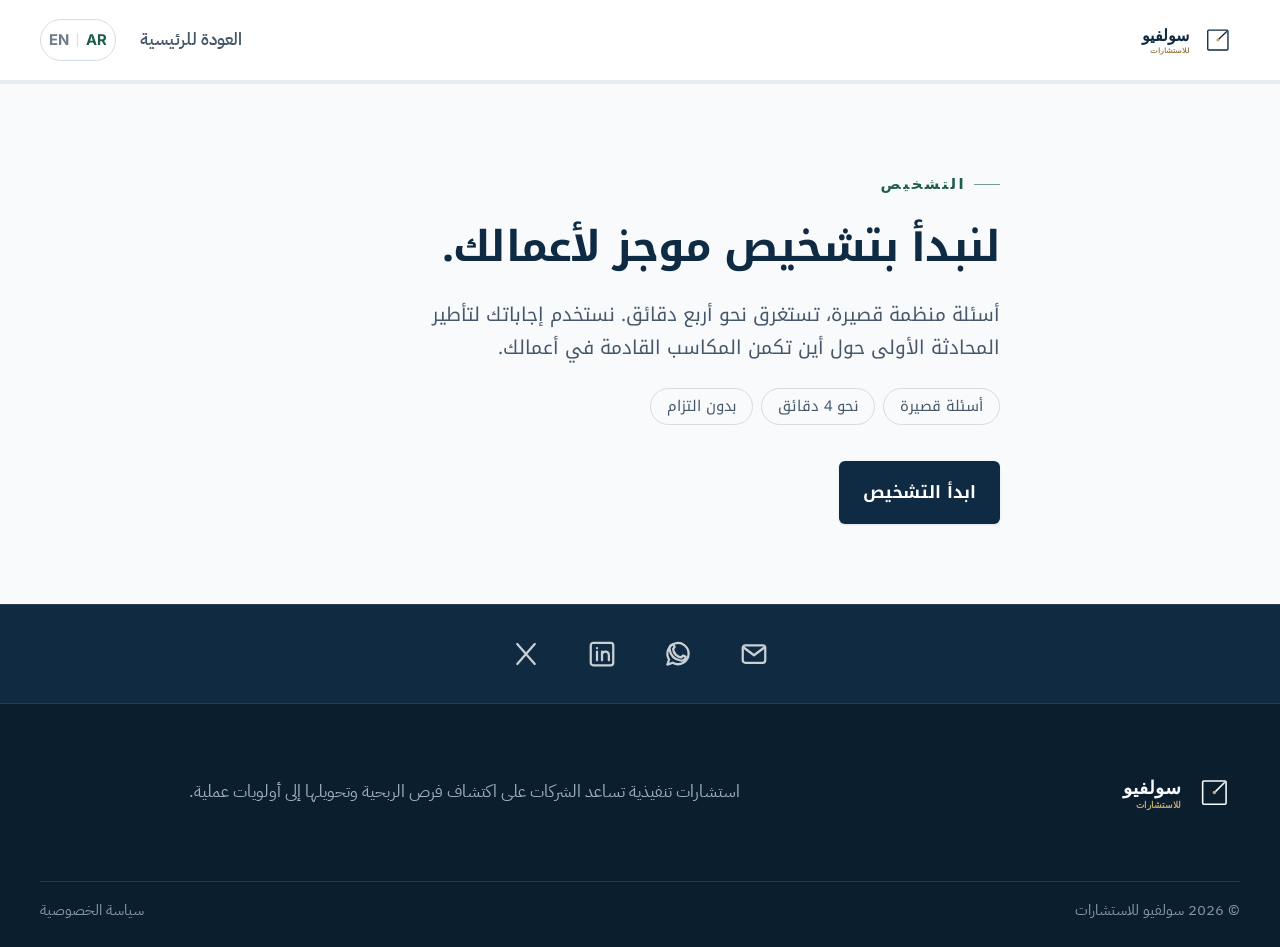
<file: start/index.html>
<!doctype html>
<html lang="ar" dir="rtl">
<head>
  <meta charset="utf-8" />
  <meta name="viewport" content="width=device-width, initial-scale=1" />
  <meta name="description" content="ابدأ تشخيص أعمالك مع سولفيو وحدد التحدي الأكثر تأثيرا على الربحية والتنفيذ." />
  <title>ابدأ التشخيص | سولفيو للاستشارات</title>
  <link rel="icon" type="image/svg+xml" href="../assets/favicon.svg">
  <link rel="icon" type="image/png" sizes="32x32" href="../assets/favicon-32.png">
  <link rel="apple-touch-icon" sizes="180x180" href="../assets/favicon-180.png">
  <meta name="theme-color" content="#0F2A43">
  <link rel="stylesheet" href="../styles.css" />
  <link rel="stylesheet" href="start-form.css" />
</head>
<body>
  <a class="skip" href="#diagnostic" data-i18n="skip">انتقل إلى التشخيص</a>

  <header class="site-header">
    <div class="container nav-wrap">
      <a class="brand" href="https://solvyoo.com/" aria-label="Solvyoo Advisory">
        <img class="logo logo-ar" src="../assets/logos/solvyoo-horizontal-ar.svg" alt="سولفيو للاستشارات">
        <img class="logo logo-en" src="../assets/logos/solvyoo-horizontal.svg" alt="Solvyoo Advisory">
      </a>
      <a class="start-back" href="https://solvyoo.com/" data-i18n="backHome">العودة للرئيسية</a>
      <button class="lang-toggle" type="button" aria-label="Switch language"><span class="active">AR</span><i></i><span>EN</span></button>
    </div>
  </header>

  <div class="wiz-progress"><div class="wiz-progress-fill" id="progressFill"></div></div>

  <main id="diagnostic" class="diagnostic-dark">
    <div class="wiz-inner">

      <!-- intro -->
      <div class="wiz-step active" id="step-intro">
        <span class="wiz-eyebrow" id="introEyebrow">التشخيص</span>
        <h1 class="wiz-h1" id="introTitle"></h1>
        <p class="wiz-body" id="introBody"></p>
        <div class="wiz-meta" id="introMeta"></div>
        <div style="margin-top:36px">
          <button class="wiz-primary" id="introCta"></button>
        </div>
      </div>

      <!-- question -->
      <div class="wiz-step" id="step-question">
        <div class="wiz-kicker"><b id="qStepLabel"></b> <span id="qOfLabel"></span></div>
        <h2 class="wiz-h2" id="qTitle"></h2>
        <div class="wiz-options" id="qOptions"></div>
        <div class="wiz-actions">
          <button class="wiz-ghost" id="qBack"></button>
          <span></span>
        </div>
      </div>

      <!-- textarea question -->
      <div class="wiz-step" id="step-textarea">
        <div class="wiz-kicker"><b id="taStepLabel"></b> <span id="taOfLabel"></span></div>
        <h2 class="wiz-h2" id="taTitle"></h2>
        <textarea class="wiz-textarea" id="taField" rows="4"></textarea>
        <div class="field-error" id="taError"></div>
        <div class="wiz-actions">
          <button type="button" class="wiz-ghost" id="taBack"></button>
          <button type="button" class="wiz-primary" id="taNext"></button>
        </div>
      </div>

      <!-- lead -->
      <div class="wiz-step" id="step-lead">
        <span class="wiz-done" id="leadDone"></span>
        <h2 class="wiz-h2" id="leadTitle"></h2>
        <p class="wiz-body" id="leadBody"></p>
        <form class="wiz-form" id="leadForm" novalidate>
          <div class="wiz-field">
            <label><span class="req">* </span><span id="lblName"></span></label>
            <input type="text" id="lead_name" autocomplete="name">
          </div>
          <div class="wiz-field">
            <label><span id="lblCompany"></span></label>
            <input type="text" id="lead_company" autocomplete="organization">
          </div>
          <div class="wiz-field">
            <label><span class="req">* </span><span id="lblEmail"></span></label>
            <input type="email" id="lead_email" dir="ltr" autocomplete="email">
          </div>
          <div class="wiz-field">
            <label><span class="req">* </span><span id="lblPhone"></span></label>
            <input type="tel" id="lead_phone" dir="ltr" autocomplete="tel">
          </div>
          <div class="field-error" id="leadError"></div>
          <div class="wiz-actions">
            <button type="button" class="wiz-ghost" id="leadBack"></button>
            <button type="submit" class="wiz-primary" id="leadSubmit">
              <span class="spinner" id="spinner"></span>
              <span id="leadSubmitText"></span>
            </button>
          </div>
        </form>
      </div>

      <!-- success -->
      <div class="wiz-step" id="step-success">
        <div class="success-wrap">
          <div class="success-icon">✓</div>
          <h3 id="successTitle"></h3>
          <p id="successMsg"></p>
          <p id="successNext"></p>
          <a class="success-calendly" id="bookCta" href="https://lunacal.ai/solvyoo/business-diagnostic" target="_blank" rel="noopener"></a>
        </div>
      </div>

    </div>
  </main>

  <section class="contact-rail" aria-label="روابط التواصل" data-i18n-aria="contactLinks">
    <div class="container contact-row">
      <a href="mailto:info@solvyoo.com" aria-label="البريد الإلكتروني" data-i18n-aria="emailLabel" title="Email">
        <svg viewBox="0 0 24 24" aria-hidden="true"><rect x="3" y="5" width="18" height="14" rx="2"/><path d="m4 7 8 6 8-6"/></svg>
      </a>
      <a href="https://wa.me/966507398836" aria-label="واتساب" data-i18n-aria="whatsappLabel" title="WhatsApp">
        <svg viewBox="0 0 24 24" aria-hidden="true"><path d="M20.5 11.6a8.5 8.5 0 0 1-12.7 7.4L3.5 20.5l1.4-4.1A8.5 8.5 0 1 1 20.5 11.6Z"/><path d="M8.1 7.9c.2 3.6 3 6.4 6.6 6.8l1.4-1.5 2.1 1c-.4 2.3-1.9 3.3-4.1 3-4.9-.8-8.1-4-8.8-8.9-.3-2.1.8-3.7 3-4.1l1 2.2Z"/></svg>
      </a>
      <a href="https://www.linkedin.com/in/solvyoo/" aria-label="لينكدإن" data-i18n-aria="linkedinLabel" title="LinkedIn">
        <svg viewBox="0 0 24 24" aria-hidden="true"><rect x="3" y="3" width="18" height="18" rx="2"/><path d="M8 10v7M8 7.2v.1M12 17v-4c0-1.8 1-3 2.7-3 1.8 0 2.8 1.2 2.8 3.2V17M12 10v7"/></svg>
      </a>
      <a href="https://x.com/solvyoo" aria-label="إكس" data-i18n-aria="xLabel" title="X">
        <svg viewBox="0 0 24 24" aria-hidden="true"><path d="M5 4 19 20M19 4 5 20"/></svg>
      </a>
    </div>
  </section>

  <footer>
    <div class="container footer-grid">
      <a class="brand footer-brand" href="https://solvyoo.com/" aria-label="Solvyoo Advisory">
        <img class="logo logo-ar" src="../assets/logos/solvyoo-horizontal-ar-reversed.svg" alt="سولفيو للاستشارات">
        <img class="logo logo-en" src="../assets/logos/solvyoo-horizontal-reversed.svg" alt="Solvyoo Advisory">
      </a>
      <p data-i18n="footerText">استشارات تنفيذية تساعد الشركات على اكتشاف فرص الربحية وتحويلها إلى أولويات عملية.</p>
    </div>
    <div class="container footer-bottom"><span data-i18n="copyright">© 2026 سولفيو للاستشارات</span><a href="https://solvyoo.com/privacy.html" data-i18n="privacy">سياسة الخصوصية</a></div>
  </footer>

  <!-- Diagnostic form logic (webhook + FormData fields unchanged) -->
  <script>
(function(){
  var WEBHOOK = 'https://n8n.doitsmart.cloud/webhook/free-intake';
  var BOOKING = 'https://lunacal.ai/solvyoo/business-diagnostic';

  var T = {
    ar: {
      dir:'rtl',
      eyebrow:'التشخيص',
      introTitle:'لنبدأ بتشخيص موجز لأعمالك.',
      introBody:'أسئلة منظمة قصيرة، تستغرق نحو أربع دقائق. نستخدم إجاباتك لتأطير المحادثة الأولى حول أين تكمن المكاسب القادمة في أعمالك.',
      introMeta:['أسئلة قصيرة','نحو 4 دقائق','بدون التزام'],
      introCta:'ابدأ التشخيص',
      step:'الخطوة', of:'من', back:'السابق', nextBtn:'التالي',
      intentQ:{id:'intent', q:'ما الذي تريد الوضوح فيه؟', options:[{label:'عمل قائم أريد تحسينه', value:'operations'},{label:'أواجه قرارا مصيريا', value:'decision'},{label:'أختبر فكرة جديدة', value:'venture'}]},
      ideaQ:{id:'idea_maturity', q:'في أي مرحلة فكرتك الآن؟', options:[{label:'فكرة فقط، لم تختبر بعد', value:'idea_only'},{label:'أختبرها في السوق حاليا', value:'testing_market'},{label:'جاهزة للإطلاق', value:'ready_to_launch'},{label:'انطلقت ولها جذب مبكر', value:'early_traction'}]},
      questions:[
        {id:'sector', q:'ما القطاع الذي تعمل فيه منشأتك؟', options:['تجزئة وتجارة','صناعة وتصنيع','خدمات احترافية','ضيافة وأغذية','لوجستيات وتوزيع','قطاع آخر']},
        {id:'revenue', q:'ما النطاق التقريبي للإيرادات السنوية؟', options:['أقل من 5 مليون ريال','5 – 20 مليون ريال','20 – 50 مليون ريال','50 – 200 مليون ريال','أكثر من 200 مليون ريال']},
        {id:'constraint', q:'ما التحدي التشغيلي الأكثر تأثيرا على أداء عملك حاليا؟', options:['ضعف الأرباح رغم المبيعات','بطء أو تعثر العمليات','ضغط السيولة والتدفق النقدي','تعثر النمو أو التوسع','مشاكل الفريق والتنظيم']},
        {id:'problem_detail', type:'textarea', q:'ما المشكلة التي تعاني منها؟', placeholder:'مثال: أرباحنا تراجعت آخر سنة ولا أعرف السبب بالضبط، والمصاريف ترتفع...'},
        {id:'urgency', q:'ما مدى أولوية معالجة ذلك؟', options:['فوري، خلال هذا الربع','خلال 3 إلى 6 أشهر','نخطط للأشهر القادمة','نستكشف الخيارات فقط']},
        {id:'role', q:'ما صفتك في المنشأة؟', options:['مالك / مؤسس','رئيس تنفيذي','عضو منتدب / مدير عام','قيادة الجيل الثاني','دور قيادي آخر']},
        {id:'team_size', q:'كم عدد موظفي منشأتك؟', options:['1 – 5','6 – 15','16 – 50','أكثر من 50']}
      ],
      done:'اكتمل التشخيص',
      leadTitle:'أين نرسل ملخص التشخيص؟',
      leadBody:'نراجع إجاباتك ونعود إليك بإطار أولي للمحادثة الأولى خلال 24 ساعة.',
      f_name:'الاسم الكامل', f_company:'اسم الشركة', f_email:'البريد الإلكتروني', f_phone:'رقم الجوال',
      finish:'أكمل واطلب التشخيص', submitting:'جاري الإرسال...',
      errRequired:'هذا الحقل مطلوب', errEmail:'البريد الإلكتروني غير صحيح',
      errDetailMin:'يرجى وصف التحدي بما لا يقل عن 20 حرفا',
      successTitle:'تم استلام طلبك', successMsg:'سنراجع إجاباتك ونرسل لك الملاحظات الأولية خلال 24 ساعة.',
      successNext:'إذا كنت تفضل مناقشة الوضع مباشرة، يمكنك حجز جلسة تشخيص الآن.', bookCta:'احجز جلسة تشخيص'
    },
    en: {
      dir:'ltr',
      eyebrow:'The diagnostic',
      introTitle:'Let’s begin with a brief diagnostic.',
      introBody:'A few structured questions, about four minutes. We use your answers to frame the first conversation around where the next gains in your business are.',
      introMeta:['A few questions','~4 minutes','No commitment'],
      introCta:'Start the diagnostic',
      step:'Step', of:'of', back:'Back', nextBtn:'Next',
      intentQ:{id:'intent', q:'What do you want clarity on?', options:[{label:'An existing business I want to improve', value:'operations'},{label:'I’m facing a critical decision', value:'decision'},{label:'I’m testing a new idea', value:'venture'}]},
      ideaQ:{id:'idea_maturity', q:'What stage is your idea at?', options:[{label:'Just an idea, not tested yet', value:'idea_only'},{label:'Testing it in the market now', value:'testing_market'},{label:'Ready to launch', value:'ready_to_launch'},{label:'Launched with early traction', value:'early_traction'}]},
      questions:[
        {id:'sector', q:'What sector does your business operate in?', options:['Retail & trade','Industry & manufacturing','Professional services','Hospitality & food','Logistics & distribution','Another sector']},
        {id:'revenue', q:'What is your approximate annual revenue?', options:['Under SAR 5M','SAR 5 – 20M','SAR 20 – 50M','SAR 50 – 200M','Over SAR 200M']},
        {id:'constraint', q:'What operational challenge affects your business performance most right now?', options:['Weak profits despite sales','Slow or stalled operations','Cash flow and liquidity pressure','Stalled growth or expansion','Team and structure problems']},
        {id:'problem_detail', type:'textarea', q:'What problem are you facing?', placeholder:'e.g. Our profits dropped last year and I’m not sure exactly why, while costs keep rising...'},
        {id:'urgency', q:'How much of a priority is addressing it?', options:['Immediate, this quarter','Within 3 to 6 months','Planning for the months ahead','Just exploring options']},
        {id:'role', q:'What is your role in the business?', options:['Owner / Founder','CEO','Managing Director / GM','Second-generation leadership','Another leadership role']},
        {id:'team_size', q:'How many employees does your business have?', options:['1 – 5','6 – 15','16 – 50','More than 50']}
      ],
      done:'Diagnostic complete',
      leadTitle:'Where should we send your diagnostic summary?',
      leadBody:'We review your answers and return with an initial frame for the first conversation within 24 hours.',
      f_name:'Full name', f_company:'Company', f_email:'Email', f_phone:'Phone',
      finish:'Finish and request the diagnostic', submitting:'Submitting...',
      errRequired:'This field is required', errEmail:'Invalid email address',
      errDetailMin:'Please write at least 20 characters',
      successTitle:'Request received', successMsg:'We will review your answers and send your initial notes within 24 hours.',
      successNext:'If you’d prefer to discuss it directly, you can book a diagnostic session now.', bookCta:'Book a diagnostic session'
    }
  };

  var lang = (localStorage.getItem('solvyoo-language') || 'ar');
  var step = 0;            // 0 = intro, 1..N = questions, N+1 = lead, N+2 = success
  var answers = {};
  var lead = { name:'', company:'', email:'', phone:'' };

  // Intent (B②): may arrive pre-locked from the URL (?intent=...) or be asked as Q1.
  var VALID_INTENT = { operations:1, decision:1, venture:1, service_experience:1 };
  var urlIntent = (new URLSearchParams(window.location.search)).get('intent');
  var intentLocked = false;
  if (urlIntent && VALID_INTENT[urlIntent]) { answers.intent = urlIntent; intentLocked = true; }

  // Entry-surface attribution: intent carries the intent, source carries the origin.
  var SOURCE_BY_INTENT = { service_experience:'journey', decision:'home_decision', operations:'home_operations' };
  var source = (intentLocked && SOURCE_BY_INTENT[urlIntent]) ? SOURCE_BY_INTENT[urlIntent] : 'start_direct';

  function $(id){ return document.getElementById(id); }
  function t(){ return T[lang]; }

  // Question flow derived from intent. venture drops revenue/team_size and
  // swaps the operational constraint for the idea-maturity question.
  function baseQuestions(){
    var qs = t().questions.slice();
    if (answers.intent === 'venture') {
      qs = qs.filter(function(q){ return q.id !== 'revenue' && q.id !== 'team_size'; });
      qs = qs.map(function(q){ return q.id === 'constraint' ? t().ideaQ : q; });
    }
    return qs;
  }
  function activeQuestions(){
    var qs = baseQuestions();
    if (!intentLocked) qs = [t().intentQ].concat(qs);
    return qs;
  }
  function total(){ return activeQuestions().length; }

  function setProgress(){
    var n = total();
    var p = step <= 0 ? 0 : (step >= n + 2 ? 1 : Math.min(step, n+1) / (n+1));
    $('progressFill').style.width = (p*100) + '%';
  }

  function showStep(name){
    ['intro','question','textarea','lead','success'].forEach(function(s){
      $('step-'+s).classList.toggle('active', s === name);
    });
  }

  function renderIntro(){
    var x = t();
    $('introEyebrow').textContent = x.eyebrow;
    $('introTitle').textContent = x.introTitle;
    $('introBody').textContent = x.introBody;
    $('introCta').textContent = x.introCta;
    var m = $('introMeta'); m.innerHTML = '';
    x.introMeta.forEach(function(s){ var b=document.createElement('span'); b.className='wiz-badge'; b.textContent=s; m.appendChild(b); });
    showStep('intro');
  }

  function renderQuestion(){
    var x = t(); var q = activeQuestions()[step-1];
    $('qStepLabel').textContent = x.step + ' ' + step;
    $('qOfLabel').textContent = x.of + ' ' + total();
    $('qTitle').textContent = q.q;
    $('qBack').textContent = x.back;
    var box = $('qOptions'); box.innerHTML = '';
    q.options.forEach(function(opt){
      var label = (typeof opt === 'object') ? opt.label : opt;
      var val   = (typeof opt === 'object') ? opt.value : opt;
      var btn = document.createElement('button');
      btn.type = 'button';
      btn.className = 'opt-row' + (answers[q.id] === val ? ' selected' : '');
      btn.innerHTML = '<span class="opt-check"><svg width="13" height="13" viewBox="0 0 24 24" fill="none" stroke="#fff" stroke-width="3" stroke-linecap="round" stroke-linejoin="round"><polyline points="20 6 9 17 4 12"/></svg></span><span class="opt-label"></span>';
      btn.querySelector('.opt-label').textContent = label;
      btn.addEventListener('click', function(){
        answers[q.id] = val;
        box.querySelectorAll('.opt-row').forEach(function(r){ r.classList.remove('selected'); });
        btn.classList.add('selected');
        setTimeout(next, 200);
      });
      box.appendChild(btn);
    });
    showStep('question');
  }

  function renderTextarea(){
    var x = t(); var q = activeQuestions()[step-1];
    $('taStepLabel').textContent = x.step + ' ' + step;
    $('taOfLabel').textContent = x.of + ' ' + total();
    $('taTitle').textContent = q.q;
    $('taField').setAttribute('placeholder', q.placeholder || '');
    $('taField').value = answers[q.id] || '';
    $('taField').classList.remove('err');
    $('taError').textContent = '';
    $('taBack').textContent = x.back;
    $('taNext').textContent = x.nextBtn;
    showStep('textarea');
  }

  function renderLead(){
    var x = t();
    $('leadDone').innerHTML = '<svg width="16" height="16" viewBox="0 0 24 24" fill="none" stroke="currentColor" stroke-width="2" stroke-linecap="round" stroke-linejoin="round"><circle cx="12" cy="12" r="10"/><polyline points="9 12 11.5 14.5 16 9.5"/></svg> ' + x.done;
    $('leadTitle').textContent = x.leadTitle;
    $('leadBody').textContent = x.leadBody;
    $('lblName').textContent = x.f_name; $('lblCompany').textContent = x.f_company;
    $('lblEmail').textContent = x.f_email; $('lblPhone').textContent = x.f_phone;
    $('leadBack').textContent = x.back;
    $('leadSubmitText').textContent = x.finish;
    $('lead_name').value = lead.name; $('lead_company').value = lead.company;
    $('lead_email').value = lead.email; $('lead_phone').value = lead.phone;
    $('leadError').textContent = '';
    showStep('lead');
  }

  function renderSuccess(){
    var x = t();
    $('successTitle').textContent = x.successTitle;
    $('successMsg').textContent = x.successMsg;
    $('successNext').textContent = x.successNext;
    $('bookCta').textContent = x.bookCta;
    $('bookCta').setAttribute('href', BOOKING);
    showStep('success');
  }

  function render(){
    document.documentElement.lang = lang;
    document.documentElement.dir = t().dir;
    var n = total();
    if (step === 0) renderIntro();
    else if (step >= 1 && step <= n) {
      if (activeQuestions()[step-1].type === 'textarea') renderTextarea();
      else renderQuestion();
    }
    else if (step === n + 1) renderLead();
    else renderSuccess();
    setProgress();
    window.scrollTo(0, 0);
  }

  function next(){ if (step < total() + 1) { step++; render(); } }
  function back(){ if (step > 0) { step--; render(); } }

  function captureLead(){
    lead.name = $('lead_name').value.trim();
    lead.company = $('lead_company').value.trim();
    lead.email = $('lead_email').value.trim();
    lead.phone = $('lead_phone').value.trim();
  }

  function validateLead(){
    captureLead();
    var x = t(); var ok = true; var msg = '';
    $('lead_name').classList.remove('err'); $('lead_email').classList.remove('err'); $('lead_phone').classList.remove('err');
    if (!lead.name) { $('lead_name').classList.add('err'); ok = false; msg = x.errRequired; }
    if (!lead.email) { $('lead_email').classList.add('err'); ok = false; msg = x.errRequired; }
    else if (!/^[^\s@]+@[^\s@]+\.[^\s@]+$/.test(lead.email)) { $('lead_email').classList.add('err'); ok = false; msg = x.errEmail; }
    if (!lead.phone) { $('lead_phone').classList.add('err'); ok = false; msg = x.errRequired; }
    $('leadError').textContent = ok ? '' : msg;
    return ok;
  }

  function submit(e){
    e.preventDefault();
    if (!validateLead()) return;
    var btn = $('leadSubmit');
    btn.disabled = true;
    $('spinner').style.display = 'block';
    $('leadSubmitText').textContent = t().submitting;

    var fd = new FormData();
    fd.append('company_name', lead.company);
    fd.append('contact_name', lead.name);
    fd.append('email', lead.email);
    fd.append('phone', lead.phone);
    fd.append('sector', answers.sector || '');
    fd.append('revenue', answers.revenue || '');
    fd.append('problem_description', answers.problem_detail || '');
    fd.append('problem_detail', answers.problem_detail || '');
    fd.append('constraint', answers.constraint || '');
    fd.append('idea_maturity', answers.idea_maturity || '');
    fd.append('urgency', answers.urgency || '');
    fd.append('role', answers.role || '');
    fd.append('team_size', answers.team_size || '');
    fd.append('intent', answers.intent || '');
    fd.append('language', lang);
    fd.append('source', source);
    fd.append('answers_summary', JSON.stringify(answers));

    fetch(WEBHOOK, { method:'POST', body:fd }).finally(function(){
      step = total() + 2;     // success
      render();
    });
  }

  function validateTextarea(){
    var x = t(); var q = activeQuestions()[step-1];
    var val = $('taField').value.trim();
    var msg = !val ? x.errRequired : (val.length < 20 ? x.errDetailMin : '');
    $('taField').classList.toggle('err', !!msg);
    $('taError').textContent = msg;
    if (msg) return false;
    answers[q.id] = val;
    return true;
  }

  // events
  $('introCta').addEventListener('click', next);
  $('qBack').addEventListener('click', back);
  $('taBack').addEventListener('click', back);
  $('taNext').addEventListener('click', function(){ if (validateTextarea()) next(); });
  $('taField').addEventListener('input', function(){
    answers[activeQuestions()[step-1].id] = $('taField').value;
    $('taField').classList.remove('err');
    $('taError').textContent = '';
  });
  $('leadBack').addEventListener('click', function(){ captureLead(); back(); });
  $('leadForm').addEventListener('submit', submit);

  // Bridge: the page chrome (v7 header) owns the single language toggle.
  window.solvyooSetFormLang = function(l){
    if (l === lang) return;
    if (step === total() + 1) captureLead();
    lang = l;
    render();
  };

  render();
})();
  </script>

  <!-- Chrome i18n + single language toggle (drives both chrome and form) -->
  <script>
(function(){
  var langToggle = document.querySelector('.lang-toggle');
  var chromeCopy = {
    ar: { skip:'انتقل إلى التشخيص', backHome:'العودة للرئيسية', contactLinks:'روابط التواصل', emailLabel:'البريد الإلكتروني', whatsappLabel:'واتساب', linkedinLabel:'لينكدإن', xLabel:'إكس', footerText:'استشارات تنفيذية تساعد الشركات على اكتشاف فرص الربحية وتحويلها إلى أولويات عملية.', copyright:'© 2026 سولفيو للاستشارات', privacy:'سياسة الخصوصية', title:'ابدأ التشخيص | سولفيو للاستشارات' },
    en: { skip:'Skip to the diagnostic', backHome:'Back to Home', contactLinks:'Contact links', emailLabel:'Email', whatsappLabel:'WhatsApp', linkedinLabel:'LinkedIn', xLabel:'X', footerText:'Executive advisory that helps businesses uncover profit opportunities and turn them into practical priorities.', copyright:'© 2026 Solvyoo Advisory', privacy:'Privacy Policy', title:'Start Your Diagnostic | Solvyoo Advisory' }
  };
  function setChromeLang(lang){
    var c = chromeCopy[lang];
    document.documentElement.lang = lang;
    document.documentElement.dir = lang === 'ar' ? 'rtl' : 'ltr';
    document.body.classList.toggle('lang-en', lang === 'en');
    document.querySelectorAll('[data-i18n]').forEach(function(el){ var k = el.dataset.i18n; if (c[k]) el.textContent = c[k]; });
    document.querySelectorAll('[data-i18n-aria]').forEach(function(el){ var k = el.dataset.i18nAria; if (c[k]) el.setAttribute('aria-label', c[k]); });
    var spans = langToggle.querySelectorAll('span');
    spans[0].classList.toggle('active', lang === 'ar');
    spans[1].classList.toggle('active', lang === 'en');
    localStorage.setItem('solvyoo-language', lang);
    document.title = c.title;
    if (window.solvyooSetFormLang) window.solvyooSetFormLang(lang);
  }
  langToggle.addEventListener('click', function(){
    setChromeLang(document.documentElement.lang === 'ar' ? 'en' : 'ar');
  });
  setChromeLang(localStorage.getItem('solvyoo-language') || 'ar');
})();
  </script>
</body>
</html>
</file>
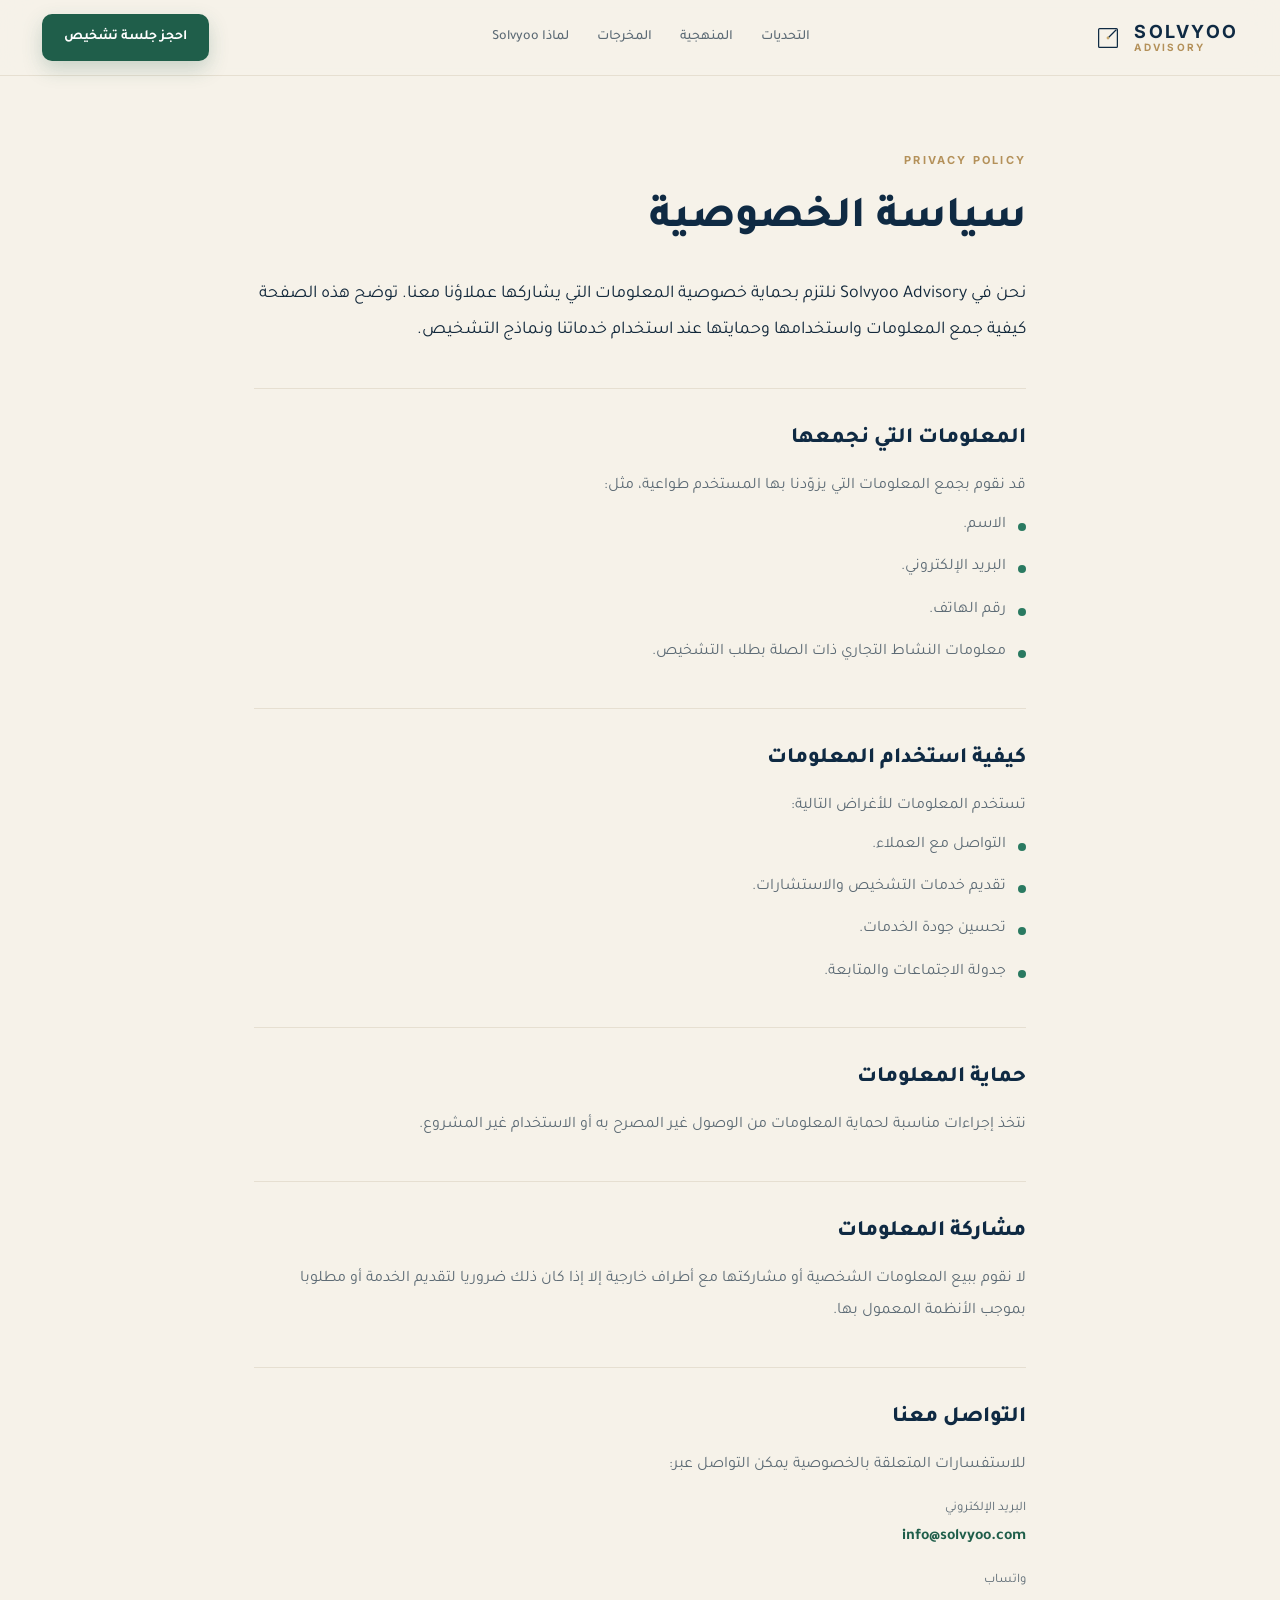
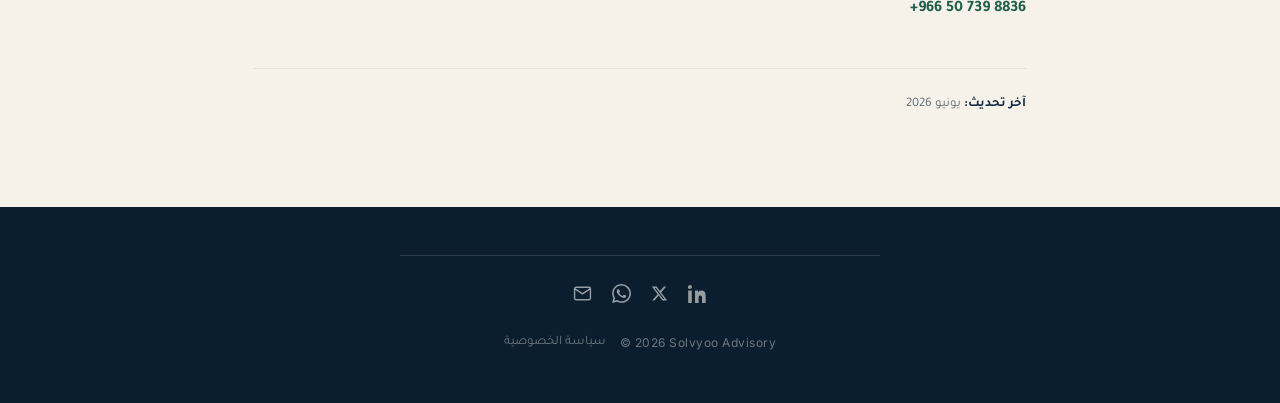
<file: privacy.html>
<!doctype html>
<html lang="ar" dir="rtl">
<head>
  <meta charset="utf-8">
  <meta name="viewport" content="width=device-width, initial-scale=1">
  <title>سياسة الخصوصية | Solvyoo Advisory</title>
  <meta name="description" content="سياسة الخصوصية في Solvyoo Advisory — كيفية جمع المعلومات واستخدامها وحمايتها عند استخدام خدماتنا ونماذج التشخيص.">
  <link rel="stylesheet" href="/style.css">
  <style>
    .legal{
      max-width:820px;
      margin:0 auto;
      padding:150px 24px 90px;
    }
    .legal .label{
      color:var(--gold-2);
    }
    .legal h1{
      font-size:44px;
      line-height:1.4;
      letter-spacing:normal;
      margin:8px 0 24px;
      color:var(--navy);
    }
    .legal-intro{
      color:var(--ink);
      font-size:18px;
      line-height:2;
      margin-bottom:14px;
    }
    .legal-block{
      margin-top:40px;
      padding-top:34px;
      border-top:1px solid var(--line);
    }
    .legal-block h2{
      font-size:22px;
      line-height:1.5;
      margin-bottom:14px;
      color:var(--navy);
    }
    .legal-block p{
      color:var(--muted);
      font-size:16px;
      line-height:2;
    }
    .legal-block ul{
      list-style:none;
      margin-top:8px;
      display:grid;
      gap:12px;
    }
    .legal-block li{
      position:relative;
      padding-inline-start:20px;
      color:var(--muted);
      font-size:16px;
      line-height:1.9;
    }
    .legal-block li:before{
      content:"";
      position:absolute;
      inset-inline-start:0;
      top:13px;
      width:8px;
      height:8px;
      border-radius:999px;
      background:var(--emerald-2);
    }
    .legal-contact a{
      color:var(--emerald);
      font-weight:700;
      transition:color .2s;
    }
    .legal-contact a:hover{
      color:var(--navy);
    }
    .legal-contact span{
      display:block;
      color:var(--muted);
      font-size:13px;
      margin-top:16px;
      margin-bottom:2px;
    }
    .legal-updated{
      margin-top:44px;
      padding-top:24px;
      border-top:1px solid var(--line);
      color:var(--muted);
      font-size:13px;
    }
    .legal-updated strong{
      color:var(--navy);
      font-weight:700;
    }
    @media(max-width:560px){
      .legal{
        padding:120px 22px 70px;
      }
      .legal h1{
        font-size:32px;
      }
      .legal-intro{
        font-size:16px;
      }
    }
  </style>
</head>
<body>
  <header class="nav">
    <a class="brand" href="/" aria-label="Solvyoo Advisory">
      <svg class="brand-mark" width="30" height="30" viewBox="0 0 64 64" fill="none" aria-hidden="true">
        <rect x="12" y="12" width="40" height="40" rx="2" stroke="#0F2A43" stroke-width="2.6"/>
        <line x1="32" y1="32" x2="49" y2="15" stroke="#0F2A43" stroke-width="2.6" stroke-linecap="round"/>
        <circle cx="32" cy="32" r="3" fill="#C6A76B"/>
      </svg>
      <span class="brand-text">
        <span>SOLVYOO</span>
        <small>ADVISORY</small>
      </span>
    </a>

    <nav class="nav-links">
      <a href="/#challenges">التحديات</a>
      <a href="/#methodology">المنهجية</a>
      <a href="/#outcomes">المخرجات</a>
      <a href="/#why">لماذا Solvyoo</a>
    </nav>

    <a class="nav-cta" href="/start/">احجز جلسة تشخيص</a>
  </header>

  <main>
    <section class="legal">
      <p class="label">PRIVACY POLICY</p>
      <h1>سياسة الخصوصية</h1>
      <p class="legal-intro">
        نحن في Solvyoo Advisory نلتزم بحماية خصوصية المعلومات التي يشاركها عملاؤنا معنا.
        توضح هذه الصفحة كيفية جمع المعلومات واستخدامها وحمايتها عند استخدام خدماتنا ونماذج التشخيص.
      </p>

      <div class="legal-block">
        <h2>المعلومات التي نجمعها</h2>
        <p>قد نقوم بجمع المعلومات التي يزوّدنا بها المستخدم طواعية، مثل:</p>
        <ul>
          <li>الاسم.</li>
          <li>البريد الإلكتروني.</li>
          <li>رقم الهاتف.</li>
          <li>معلومات النشاط التجاري ذات الصلة بطلب التشخيص.</li>
        </ul>
      </div>

      <div class="legal-block">
        <h2>كيفية استخدام المعلومات</h2>
        <p>تستخدم المعلومات للأغراض التالية:</p>
        <ul>
          <li>التواصل مع العملاء.</li>
          <li>تقديم خدمات التشخيص والاستشارات.</li>
          <li>تحسين جودة الخدمات.</li>
          <li>جدولة الاجتماعات والمتابعة.</li>
        </ul>
      </div>

      <div class="legal-block">
        <h2>حماية المعلومات</h2>
        <p>نتخذ إجراءات مناسبة لحماية المعلومات من الوصول غير المصرح به أو الاستخدام غير المشروع.</p>
      </div>

      <div class="legal-block">
        <h2>مشاركة المعلومات</h2>
        <p>
          لا نقوم ببيع المعلومات الشخصية أو مشاركتها مع أطراف خارجية إلا إذا كان ذلك ضروريا
          لتقديم الخدمة أو مطلوبا بموجب الأنظمة المعمول بها.
        </p>
      </div>

      <div class="legal-block legal-contact">
        <h2>التواصل معنا</h2>
        <p>للاستفسارات المتعلقة بالخصوصية يمكن التواصل عبر:</p>
        <span>البريد الإلكتروني</span>
        <a href="mailto:info@solvyoo.com">info@solvyoo.com</a>
        <span>واتساب</span>
        <a href="https://wa.me/966507398836" target="_blank" rel="noopener" dir="ltr">+966 50 739 8836</a>
      </div>

      <p class="legal-updated"><strong>آخر تحديث:</strong> يونيو 2026</p>
    </section>
  </main>

  <footer class="footer">
    <div class="footer-divider" aria-hidden="true"></div>
    <div class="footer-socials">
      <a href="https://www.linkedin.com/in/solvyoo/" target="_blank" rel="noopener" aria-label="LinkedIn">
        <svg width="19" height="19" viewBox="0 0 24 24"><path fill="currentColor" d="M4.98 3.5A2.5 2.5 0 1 1 0 3.5a2.5 2.5 0 0 1 4.98 0ZM.25 8.25h4.5V24h-4.5V8.25ZM8.25 8.25h4.31v2.15h.06c.6-1.14 2.07-2.34 4.26-2.34 4.56 0 5.4 3 5.4 6.9V24h-4.5v-6.14c0-1.46-.03-3.34-2.04-3.34-2.04 0-2.35 1.6-2.35 3.24V24h-4.5V8.25Z"/></svg>
      </a>
      <a href="https://x.com/solvyoo" target="_blank" rel="noopener" aria-label="X">
        <svg width="17" height="17" viewBox="0 0 24 24"><path fill="currentColor" d="M18.24 2.25h3.31l-7.23 8.26L22.82 21.75h-6.66l-5.22-6.82-5.97 6.82H1.66l7.73-8.84L1.18 2.25h6.83l4.72 6.24 5.51-6.24Zm-1.16 17.52h1.83L7.01 4.13H5.04l12.04 15.64Z"/></svg>
      </a>
      <a href="https://wa.me/966507398836" target="_blank" rel="noopener" aria-label="WhatsApp">
        <svg width="19" height="19" viewBox="0 0 24 24"><path fill="currentColor" d="M.05 24l1.69-6.16a11.86 11.86 0 0 1-1.59-5.95C.16 5.32 5.5 0 12.06 0a11.82 11.82 0 0 1 8.41 3.49 11.76 11.76 0 0 1 3.48 8.4c0 6.56-5.34 11.9-11.9 11.9a11.9 11.9 0 0 1-5.68-1.45L.05 24Zm6.6-3.8c1.68.99 3.28 1.59 5.4 1.59 5.45 0 9.9-4.43 9.9-9.89a9.86 9.86 0 0 0-2.9-7 9.82 9.82 0 0 0-6.99-2.9c-5.46 0-9.9 4.44-9.9 9.9 0 2.22.65 3.88 1.74 5.62l-1 3.65 3.75-.97Zm11.3-5.36c-.07-.12-.27-.2-.56-.34-.3-.15-1.76-.87-2.03-.97-.27-.1-.47-.15-.66.15-.2.3-.76.96-.93 1.16-.17.2-.34.22-.64.07-.3-.15-1.25-.46-2.39-1.47a8.96 8.96 0 0 1-1.65-2.06c-.17-.3-.02-.46.13-.61.13-.13.3-.34.45-.51.15-.17.2-.3.3-.5.1-.2.05-.37-.02-.52-.08-.15-.66-1.6-.91-2.19-.24-.57-.48-.5-.66-.5l-.56-.02c-.2 0-.51.07-.78.37s-1.03 1-1.03 2.45 1.05 2.84 1.2 3.04c.15.2 2.07 3.16 5.02 4.43.7.3 1.25.48 1.67.62.7.22 1.34.19 1.85.12.56-.09 1.76-.72 2-1.42.25-.69.25-1.28.18-1.4Z"/></svg>
      </a>
      <a href="mailto:info@solvyoo.com" aria-label="Email">
        <svg width="19" height="19" viewBox="0 0 24 24"><g fill="none" stroke="currentColor" stroke-width="1.8" stroke-linecap="round" stroke-linejoin="round"><rect x="2" y="4" width="20" height="16" rx="2"/><path d="m3 6.5 9 6 9-6"/></g></svg>
      </a>
    </div>
    <div class="footer-legal">
      <span class="footer-rights">© 2026 Solvyoo Advisory</span>
      <a class="footer-privacy" href="/privacy.html">سياسة الخصوصية</a>
    </div>
  </footer>
</body>
</html>
</file>
<file: styles.css>
@import url('tokens/fonts.css');
@import url('tokens/colors.css');
@import url('tokens/typography.css');
@import url('tokens/spacing.css');
@import url('tokens/effects.css');

*{box-sizing:border-box}html{scroll-behavior:smooth}body{margin:0;background:var(--bg-page);color:var(--text-strong);font-family:var(--font-ar);font-size:var(--text-base);line-height:var(--lh-body);text-rendering:optimizeLegibility}a{color:inherit;text-decoration:none}button{font:inherit}.container{width:min(calc(100% - 48px),var(--container-max));margin-inline:auto}.skip{position:fixed;inset-inline-start:20px;top:-60px;z-index:100;background:var(--surface-card);padding:var(--space-2) var(--space-3);border-radius:var(--radius-md);box-shadow:var(--shadow-sm)}.skip:focus{top:10px}
.site-header{position:sticky;top:0;z-index:40;background:rgba(255,255,255,.94);backdrop-filter:blur(14px);border-bottom:1px solid var(--border-hairline)}.nav-wrap{height:80px;display:flex;align-items:center;gap:var(--space-4)}.brand{display:flex;align-items:center;margin-inline-end:auto;flex:0 0 auto}.brand img{display:block;width:190px;height:auto}.nav{display:flex;gap:var(--space-4);font-weight:var(--fw-medium);color:var(--text-body)}.nav a{position:relative}.nav a:after{content:"";position:absolute;inset-inline-start:0;inset-inline-end:100%;bottom:-8px;height:2px;background:var(--growth);transition:.25s}.nav a:hover:after{inset-inline-end:0}.menu-btn{display:none;border:0;background:none;color:var(--text-strong)}
.btn{display:inline-flex;justify-content:center;align-items:center;min-height:52px;padding:0 var(--space-4);border-radius:var(--radius-md);background:var(--btn-primary-bg);color:var(--btn-primary-fg);font-weight:var(--fw-semibold);box-shadow:var(--shadow-sm);transition:background var(--dur-fast) ease,transform .2s,box-shadow .2s}.btn:hover{background:var(--btn-primary-bg-hover)}.btn:focus-visible,.nav a:focus-visible,.text-link:focus-visible{outline:3px solid var(--focus-ring);outline-offset:4px}.btn-small{min-height:44px;padding:0 var(--space-3);font-size:var(--text-sm)}
.hero{padding:var(--space-8) 0 var(--space-7-5);background:linear-gradient(180deg,var(--bg-page) 0,var(--surface-card) 100%);overflow:hidden}.hero-grid{display:grid;grid-template-columns:1.02fr .98fr;gap:var(--space-7-5);align-items:center}.eyebrow{font-family:var(--font-en);font-size:var(--text-sm);font-weight:var(--fw-bold);letter-spacing:var(--ls-eyebrow);color:var(--growth);margin:0 0 var(--space-3);direction:ltr;text-align:inherit}.hero h1,.section h2,.final-cta h2{font-family:var(--font-ar-display);margin:0;color:var(--text-strong);line-height:var(--lh-heading);letter-spacing:0}.hero h1{font-size:var(--text-display);font-weight:var(--fw-bold)}.hero h1 span{color:var(--growth)}.lead{font-size:var(--text-lg);color:var(--text-body);max-width:650px;margin-top:var(--space-under-heading);margin-bottom:var(--space-4)}.hero-actions{display:flex;align-items:center;gap:var(--space-4)}.text-link{font-weight:var(--fw-semibold);color:var(--text-strong)}.text-link b,.diagnostic-callout b{color:var(--accent);margin-inline-start:var(--space-2)}.trust-strip{display:flex;margin-top:var(--space-5);padding-top:var(--space-3);border-top:1px solid var(--border-hairline);font-size:var(--text-sm);color:var(--text-muted)}.trust-strip span{padding-inline:var(--space-3);border-inline-end:1px solid var(--border-hairline)}.trust-strip span:first-child{padding-inline-start:0}.trust-strip span:last-child{border:0}
.hero-visual{position:relative;background:var(--bg-dark);color:var(--text-on-dark);padding:var(--space-4);border-radius:var(--radius-xl);box-shadow:var(--shadow-lg);overflow:hidden}.hero-visual:before{content:"";position:absolute;width:250px;height:250px;border-radius:50%;background:var(--overlay-gold-09);inset-inline-end:-110px;top:-100px}.visual-head{position:relative;display:flex;justify-content:space-between;align-items:center;padding-bottom:var(--space-3);border-bottom:1px solid var(--overlay-white-12)}.visual-head span{font-family:var(--font-en);font-weight:var(--fw-bold);font-size:var(--text-sm);letter-spacing:.14em;color:var(--accent)}.visual-head em{font-style:normal;font-size:var(--text-sm);color:var(--text-on-dark-muted)}.metric-grid{display:grid;grid-template-columns:1fr 1fr;gap:var(--space-3);margin:var(--space-3) 0}.metric{padding:var(--space-3);border:1px solid var(--overlay-white-10);border-radius:var(--radius-lg);background:rgba(255,255,255,.04)}.metric small{display:block;color:var(--text-on-dark-muted)}.metric strong{display:block;font-size:var(--text-base);margin:var(--space-1) 0 var(--space-2)}.bar{height:4px;background:var(--overlay-white-10);border-radius:99px;overflow:hidden}.bar i{display:block;height:100%;background:var(--grey-400)}.metric.accent .bar i{background:var(--accent)}.chart{position:relative;border-radius:var(--radius-lg);background:var(--surface-card);padding:var(--space-4) var(--space-3) var(--space-3);color:var(--text-strong)}.chart-label{position:absolute;top:17px;inset-inline-start:22px;font-size:var(--text-sm);color:var(--growth);font-weight:var(--fw-bold)}.chart svg{display:block;width:100%;margin-top:var(--space-2)}.gridline{stroke:var(--border-hairline);stroke-width:1}.base{fill:none;stroke:var(--grey-400);stroke-width:3;stroke-dasharray:7 8}.growth-area{fill:url(#area)}.growth{fill:none;stroke:var(--growth);stroke-width:4}.chart circle{fill:var(--accent);stroke:var(--white);stroke-width:4}.chart-foot{display:flex;justify-content:space-between;font-size:var(--text-sm);color:var(--text-muted)}.visual-note{font-size:var(--text-sm);color:var(--text-on-dark-muted);margin:var(--space-2) var(--space-1) 0}
.section{padding:var(--space-9) 0}.section-head h2,.outcomes h2,.why h2,.framework h2{font-size:var(--text-h1)}.split{display:grid;grid-template-columns:1fr .72fr;gap:var(--space-8);align-items:end}.split>p{color:var(--text-body);font-size:var(--text-lg);margin:0}.challenge-grid{display:grid;grid-template-columns:1.08fr .92fr;gap:var(--space-3);margin-top:var(--space-6)}.challenge-grid article{padding:var(--space-4);border:1px solid var(--border-hairline);border-radius:var(--radius-lg);background:var(--surface-card);box-shadow:var(--shadow-xs);transition:.25s}.challenge-grid article:hover{transform:translateY(-4px);border-color:var(--border-default);box-shadow:var(--shadow-sm)}.challenge-grid span{font-family:var(--font-en);font-weight:var(--fw-bold);font-size:var(--text-sm);color:var(--accent-text)}.challenge-grid h3{color:var(--text-strong);font-size:var(--text-h3);line-height:1.5;margin:var(--space-4) 0 var(--space-2)}.challenge-grid p{color:var(--text-body);margin:0}.diagnostic-callout{margin-top:var(--space-3);padding:var(--space-4);border-radius:var(--radius-lg);background:var(--bg-subtle);display:flex;align-items:center;justify-content:space-between;border:1px solid var(--border-hairline)}.diagnostic-callout p{margin:0;font-weight:var(--fw-semibold);color:var(--text-strong)}.diagnostic-callout a{font-weight:var(--fw-semibold);color:var(--growth)}
.method{background:var(--bg-dark);color:var(--text-on-dark)}.method-grid{display:grid;grid-template-columns:.8fr 1.2fr;gap:var(--space-8)}.eyebrow.light{color:var(--accent)}.method h2,.framework h2{color:var(--text-on-dark)}.method-intro>p:not(.eyebrow){color:var(--text-on-dark-muted);font-size:var(--text-lg);max-width:470px}.steps article{display:grid;grid-template-columns:70px 1fr;gap:var(--space-4);padding:var(--space-5) 0;border-top:1px solid var(--overlay-white-14)}.steps article:last-child{border-bottom:1px solid var(--overlay-white-14)}.steps span{font-family:var(--font-en);font-weight:var(--fw-semibold);font-size:var(--text-sm);color:var(--accent)}.steps h3{font-family:var(--font-ar-display);font-size:var(--text-h3);margin:0 0 var(--space-2)}.steps p{color:var(--text-on-dark-muted);margin:0;max-width:630px}
.outcomes{background:var(--bg-subtle)}.outcomes-grid{display:grid;grid-template-columns:.85fr 1.15fr;gap:var(--space-8);align-items:start}.outcomes-copy>p:last-child{font-size:var(--text-lg);color:var(--text-body)}.outcome-list{border-top:1px solid var(--border-default)}.outcome-list div{display:grid;grid-template-columns:56px 1fr;align-items:center;border-bottom:1px solid var(--border-default);padding:var(--space-3) 0}.outcome-list span{font-family:var(--font-en);font-weight:var(--fw-bold);font-size:var(--text-sm);color:var(--accent-text)}.outcome-list p{font-size:var(--text-lg);color:var(--text-strong);font-weight:var(--fw-semibold);margin:0}.section-head>p:not(.eyebrow){color:var(--text-body);font-size:var(--text-lg);max-width:640px}.why-grid{display:grid;grid-template-columns:.95fr 1.05fr;gap:var(--space-7-5);margin-top:var(--space-6);align-items:center}.why-grid h3{font-family:var(--font-ar-display);font-size:var(--text-h3);color:var(--text-strong);margin:0 0 var(--space-2)}.why-grid p{color:var(--text-body);margin:0}.framework{padding-top:0}.framework-card{display:grid;grid-template-columns:1fr 1fr;gap:var(--space-7-5);padding:var(--space-7);border-radius:var(--radius-xl);color:var(--white);box-shadow:var(--shadow-md)}.framework-card p{font-size:var(--text-lg);margin-top:0}.framework-card .fine{font-size:var(--text-sm);margin-top:var(--space-4)}.final-cta{padding:var(--space-7-5) 0}.final-grid{display:flex;align-items:center;justify-content:space-between;gap:var(--space-7)}.final-cta p:not(.eyebrow){font-size:var(--text-lg);color:var(--text-body);margin-bottom:0}.final-cta .btn{flex:0 0 auto}
footer{padding-bottom:var(--space-4);background:var(--bg-dark);color:var(--text-on-dark)}.footer-grid{display:grid;grid-template-columns:.7fr 1.15fr .8fr;gap:var(--space-7-5);align-items:start}.footer-brand{margin:0}.footer-brand img{width:210px}.footer-grid>p{margin:0;color:var(--text-on-dark-muted)}.footer-links{display:grid;gap:var(--space-2);color:#d5dde3}.footer-links a:hover{color:var(--accent)}.footer-bottom{display:flex;justify-content:space-between;border-top:1px solid var(--overlay-white-12);margin-top:var(--space-7);padding-top:var(--space-3);color:#8798a5;font-size:var(--text-sm)}
@media(max-width:980px){.nav,.nav-wrap>.btn-small{display:none}.menu-btn{display:block}.nav.open{display:flex;position:absolute;top:79px;inset-inline:0;background:var(--surface-card);padding:var(--space-4) var(--space-5);flex-direction:column;border-bottom:1px solid var(--border-hairline)}.hero-grid,.split,.method-grid,.outcomes-grid,.framework-card{grid-template-columns:1fr;gap:var(--space-7)}.hero-copy{text-align:center}.lead{margin-inline:auto}.hero-actions,.trust-strip{justify-content:center}.challenge-grid{grid-template-columns:1fr 1fr}.method-intro{text-align:center}.method-intro>p:not(.eyebrow){margin-inline:auto}.footer-grid{grid-template-columns:1fr 1fr}.footer-grid>p{grid-column:1/-1;grid-row:2}.framework-card{padding:var(--space-6)}.final-grid{align-items:flex-start}.hero{padding-top:var(--space-7)}}
@media(max-width:620px){.container{width:min(100% - 28px,var(--container-max))}.nav-wrap{height:70px}.brand img{width:158px}.hero{padding:var(--space-7) 0}.hero-actions{flex-direction:column;gap:var(--space-3)}.trust-strip{display:grid;gap:var(--space-2)}.trust-strip span{border:0;padding:0}.hero-visual{padding:var(--space-3);border-radius:var(--radius-lg)}.metric-grid{grid-template-columns:1fr}.section{padding:var(--space-7-5) 0}.challenge-grid,.why-grid{grid-template-columns:1fr}.diagnostic-callout,.final-grid{flex-direction:column;align-items:flex-start}.method-grid{gap:var(--space-6)}.steps article{grid-template-columns:42px 1fr}.outcomes-grid{gap:var(--space-6)}.outcome-list div{grid-template-columns:44px 1fr}.framework-card{padding:var(--space-5) var(--space-4)}.footer-grid{grid-template-columns:1fr;gap:var(--space-5)}.footer-grid>p{grid-column:auto;grid-row:auto}.footer-bottom{flex-direction:column;gap:var(--space-2)}.final-cta .btn{width:100%}}

/* Bilingual navigation and logo handling */
.logo-en{display:none}.lang-en .logo-ar{display:none}.lang-en .logo-en{display:block}.lang-en{font-family:var(--font-en)}.lang-en .hero h1,.lang-en .section h2,.lang-en .final-cta h2,.lang-en .challenge-grid h3,.lang-en .steps h3,.lang-en .why-grid h3{font-family:var(--font-en)}
.lang-en .hero h1{letter-spacing:var(--ls-tight)}
.lang-toggle{display:inline-flex;align-items:center;gap:var(--space-2);border:1px solid var(--border-default);background:var(--surface-card);color:var(--text-muted);border-radius:999px;padding:var(--space-2);cursor:pointer;font-family:var(--font-en);font-size:var(--text-sm);font-weight:var(--fw-bold)}.lang-toggle i{width:1px;height:14px;background:var(--border-default)}.lang-toggle span.active{color:var(--growth)}

/* Harmonised diagnostic and closing sections */
.framework{background:linear-gradient(180deg,var(--bg-page) 0,var(--bg-warm) 100%);padding-bottom:var(--space-8)}
.framework-card{background:linear-gradient(135deg,var(--navy-800) 0%,#173b55 100%);border:1px solid rgba(198,167,107,.26);box-shadow:0 18px 48px rgba(15,42,67,.16)}
.framework-card .eyebrow{color:var(--accent)}
.framework-card p{color:#dbe4ea}.framework-card .fine{color:#aebfca}
.final-cta{background:var(--bg-warm);border-top:1px solid #e7dfcf}.final-cta .eyebrow{color:var(--growth)}

/* Icon-only contact rail */
.contact-rail{background:#102a42;border-top:1px solid var(--overlay-white-08);border-bottom:1px solid var(--overlay-white-08)}
.contact-row{display:flex;justify-content:center;align-items:center;gap:var(--space-4);min-height:98px}
.contact-row a{display:flex;align-items:center;justify-content:center;width:52px;height:52px;border-radius:50%;transition:background .2s ease,transform .2s ease}
.contact-row a:hover{background:var(--overlay-white-08);transform:translateY(-2px)}
.contact-row svg{width:30px;height:30px;fill:none;stroke:#c8d0d5;stroke-width:1.8;stroke-linecap:round;stroke-linejoin:round;flex:0 0 auto}
.contact-row a:hover svg{stroke:var(--accent)}
footer{padding-top:var(--space-7)}.footer-grid{grid-template-columns:.75fr 1.25fr;align-items:center}.footer-grid>p{max-width:650px}.footer-brand img{width:220px}

@media(max-width:980px){.lang-toggle{margin-inline-start:auto}.nav-wrap>.btn-small{display:none}}
@media(max-width:620px){.lang-toggle{padding:var(--space-1) var(--space-2)}.contact-row{gap:var(--space-3);min-height:82px}.contact-row a{width:46px;height:46px}.contact-row svg{width:27px;height:27px}.footer-grid{grid-template-columns:1fr}}


/* Final language and logo corrections */
.brand .logo-ar{display:block}
.brand .logo-en{display:none}
.lang-en .brand .logo-ar{display:none}
.lang-en .brand .logo-en{display:block}
html[lang="ar"] .brand .logo-en{display:none!important}
html[lang="ar"] .brand .logo-ar{display:block!important}
html[lang="en"] .brand .logo-ar{display:none!important}
html[lang="en"] .brand .logo-en{display:block!important}

/* Arabic interface keeps Arabic labels */
html[lang="ar"] .eyebrow{font-family:var(--font-ar);letter-spacing:0;direction:rtl}

/* Sample diagnostic memo section */
.sample{background:var(--surface-card);border-block:1px solid var(--border-hairline)}
.eyebrow.en,html[lang="ar"] .eyebrow.en{font-family:var(--font-en);letter-spacing:var(--ls-eyebrow);direction:ltr}
.sample-grid{position:relative;display:grid;grid-template-columns:1.05fr .95fr;gap:var(--space-7-5);align-items:center;margin-top:var(--space-6)}
/* Memo — paper document (not an app window): no chrome, dots, gradient, glow or glass */
.pdf-mock{margin:0;position:relative;width:100%;max-width:540px;justify-self:center;background:var(--surface-card);border:1px solid var(--border-hairline);border-radius:var(--radius-lg);box-shadow:var(--shadow-lg);padding:var(--space-5)}
.pdf-head{display:flex;align-items:flex-start;justify-content:space-between;gap:var(--space-3);padding-bottom:var(--space-3);border-bottom:1px solid var(--border-hairline)}
.pdf-brand{display:flex;flex-direction:column;gap:var(--space-2)}
.pdf-head img{width:132px;height:auto}
.pdf-kicker{font-size:var(--text-sm);font-weight:var(--fw-semibold);color:var(--text-muted)}
.pdf-illus{flex:0 0 auto;font-family:var(--font-en);font-size:var(--text-sm);font-weight:var(--fw-semibold);letter-spacing:.04em;color:var(--accent-text);border:1px solid var(--gold-300);border-radius:var(--radius-sm);padding:var(--space-1) var(--space-2)}
.pdf-meta-row{display:flex;gap:var(--space-3);margin-top:var(--space-3);font-family:var(--font-en);font-size:var(--text-sm);font-weight:var(--fw-semibold);letter-spacing:.06em;color:var(--text-muted);direction:ltr}
[dir="rtl"] .pdf-meta-row{justify-content:flex-end}
.pdf-case{color:var(--text-strong)}
.pdf-company{margin-top:var(--space-2);font-size:var(--text-sm);font-weight:var(--fw-semibold);color:var(--accent-text)}
.pdf-block{margin-top:var(--space-3)}
.pdf-mock h4{margin:0 0 var(--space-1);font-size:var(--text-sm);font-weight:var(--fw-bold);color:var(--growth)}
.pdf-mock p{margin:0;font-size:var(--text-sm);color:var(--text-body);line-height:var(--lh-relaxed)}
.pdf-mock ul{list-style:none;margin:0;padding:0}
.pdf-mock li{position:relative;padding-inline-start:var(--space-3);margin-top:var(--space-1);font-size:var(--text-sm);color:var(--text-body);line-height:var(--lh-relaxed)}
.pdf-mock li:before{content:"";position:absolute;inset-inline-start:0;top:.62em;width:6px;height:6px;border-radius:50%;background:var(--accent)}
/* clear the cut: blur affects decorative lower bars only; all real text above stays fully readable */
.pdf-blur{margin-top:var(--space-3);padding-bottom:var(--space-5);display:grid;gap:var(--space-2);filter:blur(3px);-webkit-mask-image:linear-gradient(180deg,var(--ink) 18%,transparent 100%);mask-image:linear-gradient(180deg,var(--ink) 18%,transparent 100%)}
.pdf-blur i{display:block;height:9px;border-radius:99px;background:var(--grey-300)}
.pdf-badge{position:absolute;bottom:22px;inset-inline:0;margin-inline:auto;width:max-content;max-width:calc(100% - 40px);padding:var(--space-2) var(--space-3);border-radius:var(--radius-md);background:var(--navy-800);color:var(--white);font-size:var(--text-sm);font-weight:var(--fw-semibold);box-shadow:var(--shadow-sm);text-align:center}
/* Annotations — side column, a cohesive text-only block (no lines or arrows) */
.sample-side{display:flex;flex-direction:column;justify-content:center;gap:var(--space-4);align-self:center}
.sample-side .btn{align-self:flex-start}
.sample-notes{list-style:none;margin:0;padding:0;display:flex;flex-direction:column;gap:var(--space-3)}
.sample-notes .note{font-size:var(--text-lg);font-weight:var(--fw-semibold);color:var(--text-strong);line-height:var(--lh-snug)}
@media(max-width:980px){.sample-grid{grid-template-columns:1fr;gap:var(--space-6)}.sample-side{align-self:stretch}.sample-notes{gap:var(--space-3)}}
@media(max-width:620px){.pdf-mock{padding:var(--space-4) var(--space-3)}.pdf-head img{width:118px}.pdf-badge{bottom:18px}}

/* ============================================================
   Redesign pass — rhythm breakers (R1–R7)
   ============================================================ */

/* R1: section-opener variants — same copy, different treatment per section */
.method .eyebrow,.framework-card .eyebrow{display:inline-block;border:1px solid rgba(198,167,107,.45);border-radius:var(--radius-sm);padding:var(--space-1) var(--space-2)}
[dir="rtl"] .eyebrow.en{text-align:right}

/* R6: featured challenge — dark card echoing the hero panel */
.challenge-grid article.challenge-featured{grid-row:span 3;position:relative;overflow:hidden;display:flex;flex-direction:column;justify-content:center;padding:var(--space-5);background:var(--bg-dark);border-color:var(--navy-800);color:var(--text-on-dark)}
.challenge-grid article.challenge-featured:before{content:"";position:absolute;width:220px;height:220px;border-radius:50%;background:var(--overlay-gold-09);inset-inline-end:-90px;top:-80px}
.challenge-grid article.challenge-featured:hover{border-color:var(--navy-700)}
.challenge-grid .challenge-featured span{color:var(--accent);font-size:var(--text-sm)}
.challenge-grid .challenge-featured h3{color:var(--text-on-dark);font-size:var(--text-h3);line-height:1.4;margin:var(--space-3) 0 var(--space-2)}
.challenge-grid .challenge-featured p{color:var(--text-on-dark-muted)}
.challenge-grid article:not(.challenge-featured){display:grid;grid-template-columns:40px 1fr;align-items:baseline;padding:var(--space-4)}
.challenge-grid article:not(.challenge-featured) h3{margin:0}
.challenge-grid article:not(.challenge-featured) p{grid-column:2;margin:var(--space-2) 0 0}

/* R4: why — dominant 25+ stat, list rows instead of equal cards */
.why-stat .stat-num{display:block;font-family:var(--font-en);font-weight:var(--fw-bold);font-size:var(--text-stat-num);line-height:1;letter-spacing:-0.02em;color:var(--navy-800);direction:ltr}
[dir="rtl"] .why-stat .stat-num{text-align:right}
.why-stat h3{font-size:var(--text-h3);margin:var(--space-3) 0 var(--space-2)}
.why-stat p{max-width:52ch}
.why-list article{border-top:1px solid var(--border-default);padding:var(--space-4) 0}
.why-list article:last-child{border-bottom:1px solid var(--border-default)}

/* Method steps rely on numbers/spacing/type (no rail) */
.steps article{border-top:0}
.steps article:last-child{border-bottom:0}

/* R2: staggered scroll reveals (motion tokens finally used) */
@media (prefers-reduced-motion:no-preference){
  .js-reveal .reveal{opacity:0;transform:translateY(18px);transition:opacity var(--reveal) var(--ease-out),transform var(--reveal) var(--ease-out)}
  .js-reveal .reveal.in{opacity:1;transform:none}
}

/* R7: micro fixes */
.hero h1,.section h2,.final-cta h2{text-wrap:balance}
.btn:active{transform:translateY(0) scale(.985);box-shadow:var(--shadow-xs)}
.text-link{transition:color var(--dur-fast) ease}
.text-link:hover{color:var(--growth)}
.text-link b{display:inline-block;transition:transform var(--dur-fast) ease}
.text-link:hover b{transform:translateX(-4px)}

/* Responsive for redesigned pieces */
@media(max-width:980px){
  .challenge-grid article.challenge-featured{grid-row:auto;grid-column:1/-1}
  .why-grid{grid-template-columns:1fr;gap:var(--space-6)}
}
@media(max-width:620px){
  .challenge-grid article.challenge-featured{grid-column:auto;padding:var(--space-5) var(--space-4)}
  .why-stat .stat-num{font-size:72px}
  .sample-side{gap:var(--space-4)}
}

/* Decision-moment band (services expansion) */
.decision-band{padding-top:0}
.decision-band .decision-sub{margin:var(--space-3) 2px 0;font-size:var(--text-sm);color:var(--text-muted);text-align:center}
.decision-band .decision-sub a{color:var(--growth);font-weight:var(--fw-semibold);text-decoration:underline;text-underline-offset:3px}
</file>
<file: start/start-form.css>
/* ============================================================
   Solvyoo — Diagnostic wizard (light form)
   Re-scoped to live under the v7 light chrome. Colours are
   mapped to v7 design tokens (tokens/colors.css): off-white
   surface, navy text/headings, emerald accents.
   Only .wiz-* / .opt-* / .success-* rules live here — the page
   chrome (header, contact-rail, footer) is styled by styles.css.
   ============================================================ */

.diagnostic-dark{
  --w-bg:var(--off-white);
  --w-surface:var(--white);
  --w-ink:var(--navy-800);
  --w-body:var(--grey-600);
  --w-muted:var(--grey-500);
  --w-emerald:var(--emerald-600);
  --w-emerald-2:var(--emerald-500);
  --w-emerald-wash:rgba(var(--emerald-600-rgb),.08);
  --w-focus-glow:rgba(42,122,97,.16);
  --w-border:var(--border-default);
  --w-hairline:var(--border-hairline);
  flex:1;
  display:flex;
  align-items:center;
  justify-content:center;
  padding:var(--space-7-5) var(--space-4);
  background:var(--w-bg);
  color:var(--w-ink);
  font-family:var(--font-ar-display);
  line-height:1.8;
}

/* progress — sits directly under the sticky 80px header */
.wiz-progress{position:sticky;top:80px;inset-inline:0;height:3px;background:var(--border-hairline);z-index:25}
.wiz-progress-fill{height:100%;width:0;background:var(--emerald-600);transition:width .4s cubic-bezier(.22,1,.36,1)}

.wiz-inner{width:100%;max-width:720px}
.wiz-step{display:none}
.wiz-step.active{display:block;animation:wizFade .35s ease}
@keyframes wizFade{from{opacity:0;transform:translateY(8px)}to{opacity:1;transform:none}}

.wiz-eyebrow{font-family:var(--font-en);font-size:var(--text-sm);font-weight:var(--fw-bold);letter-spacing:.16em;text-transform:uppercase;color:var(--w-emerald);display:inline-flex;align-items:center;gap:var(--space-2)}
.wiz-eyebrow::before{content:"";width:26px;height:1px;background:currentColor;opacity:.6}
.wiz-h1{font-size:var(--text-h1);line-height:1.18;letter-spacing:-.02em;font-weight:var(--fw-bold);margin:var(--space-4) 0 0;color:var(--w-ink)}
.wiz-h2{font-size:var(--text-question);line-height:1.3;letter-spacing:-.02em;font-weight:var(--fw-bold);margin:var(--space-3) 0 0;color:var(--w-ink)}
.wiz-body{margin:var(--space-under-heading) 0 0;font-size:var(--text-lg);line-height:1.7;color:var(--w-body);max-width:54ch}
.wiz-meta{display:flex;flex-wrap:wrap;gap:var(--space-2);margin-top:var(--space-4)}
.wiz-badge{font-size:var(--text-sm);color:var(--w-body);padding:var(--space-1) var(--space-3);border-radius:20px;border:1px solid var(--w-border)}
.wiz-actions{margin-top:var(--space-5);display:flex;gap:var(--space-3);flex-wrap:wrap;align-items:center;justify-content:space-between}
.wiz-primary{display:inline-flex;align-items:center;justify-content:center;gap:var(--space-2);min-height:50px;padding:var(--space-3) var(--space-4);border:none;border-radius:var(--radius-md);font-size:var(--text-base);font-weight:var(--fw-bold);font-family:inherit;cursor:pointer;background:var(--btn-primary-bg);color:var(--white);box-shadow:var(--shadow-sm);transition:background var(--dur-fast) ease,transform .2s,box-shadow .2s}
.wiz-primary:hover{background:var(--btn-primary-bg-hover)}
.wiz-primary:active{transform:translateY(0) scale(.985);box-shadow:var(--shadow-xs)}
.wiz-primary:disabled{opacity:.55;cursor:not-allowed;box-shadow:none}
.wiz-ghost{background:none;border:none;color:var(--text-body);font-size:var(--text-base);font-weight:var(--fw-semibold);font-family:inherit;cursor:pointer;padding:var(--space-2);transition:color var(--dur-fast) ease}
.wiz-ghost:hover{color:var(--growth)}
.wiz-kicker{font-family:var(--font-en);font-size:var(--text-sm);font-weight:var(--fw-semibold);letter-spacing:.06em;text-transform:uppercase;color:var(--w-muted)}
.wiz-kicker b{color:var(--w-emerald);font-weight:var(--fw-bold)}
.wiz-options{margin-top:var(--space-under-heading);display:flex;flex-direction:column;gap:var(--space-2)}
.opt-row{display:flex;align-items:center;gap:var(--space-3);width:100%;text-align:start;padding:var(--space-3);cursor:pointer;font-family:inherit;font-size:var(--text-base);font-weight:var(--fw-medium);color:var(--w-ink);background:var(--w-surface);border:1px solid var(--w-border);border-radius:10px;transition:background .15s,border-color .15s,box-shadow .15s}
.opt-row:hover{background:var(--grey-100);border-color:var(--border-strong)}
.opt-row.selected{background:var(--w-emerald-wash);border-color:var(--w-emerald-2);box-shadow:inset 0 0 0 1px var(--w-emerald-2)}
.opt-check{flex-shrink:0;width:20px;height:20px;border-radius:5px;border:1px solid var(--border-strong);display:inline-flex;align-items:center;justify-content:center}
.opt-row.selected .opt-check{background:var(--w-emerald);border-color:var(--w-emerald)}
.opt-check svg{display:none}
.opt-row.selected .opt-check svg{display:block}
.wiz-done{display:inline-flex;align-items:center;gap:var(--space-2);font-family:var(--font-en);font-size:var(--text-sm);font-weight:var(--fw-semibold);letter-spacing:.06em;text-transform:uppercase;color:var(--w-emerald)}
.wiz-form{margin-top:var(--space-4);display:grid;grid-template-columns:1fr 1fr;gap:var(--space-3)}
.wiz-field{display:flex;flex-direction:column;gap:var(--space-1)}
.wiz-field label{font-size:var(--text-sm);color:var(--w-body)}
.wiz-field label .req{color:var(--w-emerald)}
.wiz-field input{padding:var(--space-3);font-size:var(--text-base);font-family:inherit;color:var(--w-ink);background:var(--w-surface);border:1px solid var(--w-border);border-radius:8px;outline:none;transition:border-color .2s,box-shadow .2s}
.wiz-field input:focus{border-color:var(--w-emerald-2);box-shadow:0 0 0 3px var(--w-focus-glow)}
.wiz-field input::placeholder{color:var(--text-faint)}
.wiz-field input.err{border-color:var(--danger)}
.wiz-textarea{width:100%;margin-top:var(--space-under-heading);padding:var(--space-3);font-size:var(--text-base);font-family:inherit;line-height:1.7;color:var(--w-ink);background:var(--w-surface);border:1px solid var(--w-border);border-radius:8px;outline:none;min-height:130px;resize:vertical;transition:border-color .2s,box-shadow .2s}
.wiz-textarea:focus{border-color:var(--w-emerald-2);box-shadow:0 0 0 3px var(--w-focus-glow)}
.wiz-textarea::placeholder{color:var(--text-faint)}
.wiz-textarea.err{border-color:var(--danger)}
.wiz-textarea.err:focus{box-shadow:0 0 0 3px rgba(192,85,58,.14)}
.field-error{grid-column:1/-1;color:var(--danger);font-size:var(--text-sm);min-height:18px}
.wiz-form .wiz-actions{grid-column:1/-1;margin-top:var(--space-1)}
.spinner{width:16px;height:16px;border:2px solid rgba(255,255,255,.4);border-top-color:var(--white);border-radius:50%;animation:wizSpin .7s linear infinite;display:none}
@keyframes wizSpin{to{transform:rotate(360deg)}}

/* success */
.success-wrap{text-align:center;padding:var(--space-2) 0}
.success-icon{width:64px;height:64px;margin:0 auto var(--space-3);border-radius:50%;background:var(--w-emerald-wash);border:1px solid var(--w-emerald-2);display:flex;align-items:center;justify-content:center;color:var(--w-emerald);font-size:30px}
.success-wrap h3{font-size:var(--text-h3);color:var(--w-ink);margin-bottom:var(--space-under-heading)}
.success-wrap p{color:var(--w-body);font-size:var(--text-base);line-height:1.7;max-width:46ch;margin:0 auto var(--space-2)}
.success-calendly{display:inline-block;margin-top:var(--space-4);padding:var(--space-3) var(--space-4);border-radius:var(--radius-md);background:var(--btn-primary-bg);color:var(--white);font-weight:var(--fw-bold);box-shadow:var(--shadow-sm);text-decoration:none;transition:background var(--dur-fast) ease,transform .2s,box-shadow .2s}
.success-calendly:hover{background:var(--btn-primary-bg-hover)}
.success-calendly:active{transform:scale(.985);box-shadow:var(--shadow-xs)}

@media(max-width:680px){
  .diagnostic-dark{padding:var(--space-6) var(--space-3)}
  .wiz-progress{top:70px}
  .wiz-form{grid-template-columns:1fr}
}

/* ── chrome: funnel back-link (from v7 start.css) ── */
.start-back{color:var(--text-body);font-weight:var(--fw-semibold);transition:color var(--dur-fast) ease}
.start-back:hover{color:var(--growth)}
.wiz-primary:focus-visible,.success-calendly:focus-visible,.wiz-ghost:focus-visible,.start-back:focus-visible{outline:3px solid var(--focus-ring);outline-offset:4px}
@media(max-width:980px){.start-back{margin-inline-start:auto}}
@media(max-width:620px){.start-back{display:none}}
</file>
<file: style.css>
@import url('https://fonts.googleapis.com/css2?family=Tajawal:wght@400;500;700;800&family=Inter:wght@500;600;700&display=swap');

:root{
  --navy:#0F2A43;
  --navy-2:#0A1E30;
  --emerald:#1F5E4A;
  --emerald-2:#2A7A61;
  --gold:#C6A76B;
  --gold-2:#B4915A;
  --paper:#F6F2E9;
  --paper-2:#FBFAF5;
  --ink:#12283B;
  --muted:#5D6B75;
  --line:#E6DFD1;
  --font-ar:"Tajawal","Segoe UI",Tahoma,Arial,sans-serif;
}

*{box-sizing:border-box;margin:0;padding:0}

html{scroll-behavior:smooth}

body{
  font-family:var(--font-ar);
  background:var(--paper);
  color:var(--ink);
  line-height:1.85;
  -webkit-font-smoothing:antialiased;
}

h1,h2,h3{font-family:var(--font-ar);font-weight:800}

a{text-decoration:none;color:inherit}

:focus-visible{
  outline:2px solid var(--emerald-2);
  outline-offset:3px;
  border-radius:4px;
}

/* ---------- Nav ---------- */
.nav{
  position:fixed;
  top:0;
  inset-inline:0;
  z-index:20;
  height:76px;
  padding:0 42px;
  display:flex;
  align-items:center;
  justify-content:space-between;
  background:rgba(246,242,233,.82);
  backdrop-filter:blur(16px);
  border-bottom:1px solid var(--line);
}

.brand{
  direction:ltr;
  display:flex;
  align-items:center;
  gap:11px;
}

.brand-mark{flex-shrink:0}

.brand-text{
  display:flex;
  flex-direction:column;
  line-height:1.05;
  letter-spacing:.14em;
}

.brand-text > span{
  font-family:Inter,sans-serif;
  font-size:18px;
  font-weight:700;
  color:var(--navy);
}

.brand-text > small{
  color:var(--gold-2);
  font-family:Inter,sans-serif;
  font-size:10px;
  font-weight:700;
}

.nav-links{
  display:flex;
  gap:28px;
  color:var(--muted);
  font-size:14px;
  font-weight:500;
}

.nav-links a{position:relative;transition:color .2s}
.nav-links a:hover{color:var(--navy)}

.nav-cta{
  background:var(--emerald);
  color:#fff;
  padding:11px 22px;
  border-radius:10px;
  font-size:14px;
  font-weight:700;
  transition:transform .2s, box-shadow .2s;
  box-shadow:0 8px 20px rgba(31,94,74,.22);
}

.nav-cta:hover{transform:translateY(-1px);box-shadow:0 12px 26px rgba(31,94,74,.3)}

/* ---------- Hero ---------- */
.hero{
  min-height:100vh;
  padding:170px 42px 90px;
  display:grid;
  grid-template-columns:minmax(0,1.15fr) minmax(320px,.75fr);
  gap:64px;
  align-items:center;
  max-width:1240px;
  margin:auto;
}

.kicker,
.label{
  font-family:Inter,"Tajawal",sans-serif;
  letter-spacing:.2em;
  font-size:11px;
  font-weight:700;
  color:var(--gold-2);
  margin-bottom:20px;
  text-transform:uppercase;
}

.hero h1{
  max-width:780px;
  font-size:clamp(38px,5.4vw,66px);
  line-height:1.4;
  letter-spacing:normal;
  color:var(--navy);
  margin-bottom:26px;
}

.hero h1 .hl{
  font-style:normal;
  color:var(--emerald);
  position:relative;
}

.hero h1 .hl::after{
  content:"";
  position:absolute;
  inset-inline:0;
  bottom:.06em;
  height:.12em;
  background:linear-gradient(90deg,var(--gold),transparent);
  border-radius:2px;
  opacity:.8;
}

.hero-text{
  max-width:640px;
  color:var(--muted);
  font-size:18px;
}

.hero-actions{
  margin-top:36px;
  display:flex;
  gap:14px;
  flex-wrap:wrap;
}

.btn{
  display:inline-flex;
  align-items:center;
  justify-content:center;
  min-height:50px;
  padding:14px 26px;
  border-radius:11px;
  font-family:"Tajawal",sans-serif;
  font-size:15px;
  font-weight:700;
  transition:transform .2s, box-shadow .2s, background .2s;
}

.btn-primary{
  background:var(--emerald);
  color:#fff;
  box-shadow:0 14px 34px rgba(31,94,74,.28);
}

.btn-primary:hover{transform:translateY(-2px);box-shadow:0 18px 40px rgba(31,94,74,.36)}

.btn-secondary{
  border:1px solid var(--line);
  background:var(--paper-2);
  color:var(--navy);
}

.btn-secondary:hover{border-color:var(--gold);color:var(--navy)}

/* ---------- Signature: hidden-margin motif ---------- */
.margin-motif{
  position:relative;
  background:var(--paper-2);
  border:1px solid var(--line);
  border-radius:22px;
  padding:30px 30px 26px;
  box-shadow:0 30px 70px rgba(15,42,67,.1);
}

.motif-eyebrow{
  font-family:Inter,sans-serif;
  letter-spacing:.22em;
  font-size:10px;
  font-weight:700;
  color:var(--muted);
  text-transform:uppercase;
  margin-bottom:22px;
}

.motif-stack{display:flex;flex-direction:column;gap:0}

.layer{
  position:relative;
  border-radius:12px;
  display:flex;
  align-items:flex-end;
  padding:16px 18px;
}

.layer-label{
  font-size:13px;
  font-weight:700;
  line-height:1.6;
}

.layer-seen{
  height:96px;
  background:var(--navy);
  color:#fff;
}

.layer-seen .layer-label{color:rgba(255,255,255,.92)}

.waterline{
  position:relative;
  height:1px;
  margin:14px 0;
  background:linear-gradient(90deg,transparent,var(--gold),transparent);
}

.waterline span{
  position:absolute;
  inset-inline-start:0;
  top:-9px;
  font-family:var(--font-ar);
  font-size:10px;
  letter-spacing:normal;
  color:var(--gold-2);
  background:var(--paper-2);
  padding-inline-end:10px;
}

.layer-unseen{
  height:158px;
  border:1.5px dashed var(--gold);
  background:
    repeating-linear-gradient(-45deg,
      rgba(198,167,107,.09) 0 8px,
      transparent 8px 16px),
    rgba(15,42,67,.03);
  color:var(--gold-2);
  transform-origin:top;
  animation:unseen-reveal 1.2s cubic-bezier(.22,.61,.36,1) both;
}

.layer-unseen .layer-label{color:var(--gold-2)}

@keyframes unseen-reveal{
  from{transform:scaleY(.28);opacity:0}
  to{transform:scaleY(1);opacity:1}
}

.motif-note{
  margin-top:20px;
  font-size:12px;
  line-height:1.7;
  color:var(--muted);
}

/* ---------- Sections ---------- */
.section{padding:100px 42px}

.light{background:var(--paper)}
.white{background:var(--paper-2)}

.navy{
  background:var(--navy);
  color:var(--paper);
}

.navy .label{color:var(--gold)}

.section-head,
.split,
.cards,
.method-grid{
  max-width:1180px;
  margin:auto;
}

.section-head{margin-bottom:48px;max-width:1180px}

.section h2,
.final-cta h2{
  font-size:clamp(28px,3.6vw,44px);
  line-height:1.45;
  letter-spacing:normal;
  color:var(--navy);
}

.navy h2{color:#fff}

.gold{color:var(--gold)}

/* ---------- Cards ---------- */
.cards{
  display:grid;
  grid-template-columns:repeat(3,1fr);
  gap:20px;
}

.cards.four{grid-template-columns:repeat(4,1fr)}

.card{
  background:var(--paper-2);
  border:1px solid var(--line);
  border-radius:18px;
  padding:28px;
  transition:transform .25s, box-shadow .25s, border-color .25s;
}

.white .card{background:#fff}

.card:hover{
  transform:translateY(-4px);
  border-color:var(--gold);
  box-shadow:0 20px 44px rgba(15,42,67,.1);
}

.card h3{
  color:var(--navy);
  font-size:18px;
  line-height:1.6;
  margin-bottom:12px;
}

.card p{color:var(--muted);font-size:14px}

.challenge-note{
  max-width:720px;
  margin:44px auto 0;
  color:var(--navy);
  font-size:20px;
  line-height:1.9;
  font-weight:700;
  text-align:center;
}

.challenge-cta{margin-top:28px;text-align:center}

/* ---------- Methodology ---------- */
.method-grid{
  display:grid;
  grid-template-columns:repeat(3,1fr);
  gap:30px;
  border-top:1px solid rgba(255,255,255,.14);
  padding-top:44px;
}

.method-grid span{
  display:inline-flex;
  width:46px;
  height:46px;
  align-items:center;
  justify-content:center;
  border-radius:999px;
  color:var(--gold);
  border:1px solid rgba(198,167,107,.4);
  font-family:Inter,sans-serif;
  font-size:13px;
  font-weight:700;
  margin-bottom:24px;
}

.method-grid h3{font-size:22px;color:#fff;margin-bottom:12px}

.method-grid p{color:rgba(246,242,233,.66);font-size:14px}

/* ---------- Outcomes ---------- */
.split{
  display:grid;
  grid-template-columns:.92fr 1.08fr;
  gap:70px;
  align-items:start;
}

.split-text{
  margin-top:18px;
  color:var(--muted);
  font-size:16px;
  max-width:420px;
}

.outcomes{list-style:none;display:grid;gap:14px}

.outcomes li{
  background:var(--paper-2);
  border:1px solid var(--line);
  border-radius:12px;
  padding:18px 22px;
  color:var(--navy);
  font-weight:700;
  transition:border-color .2s, transform .2s;
}

.outcomes li:hover{border-color:var(--gold);transform:translateX(-4px)}

.outcomes li:before{
  content:"";
  display:inline-block;
  width:8px;
  height:8px;
  border-radius:999px;
  background:var(--emerald-2);
  margin-inline-start:12px;
  vertical-align:middle;
}

/* ---------- Diagnostic note ---------- */
.diagnostic-note{
  max-width:1000px;
  margin:0 auto;
  background:var(--navy);
  color:var(--paper);
  border-radius:24px;
  padding:52px 48px;
  position:relative;
  overflow:hidden;
}

.diagnostic-note:before{
  content:"";
  position:absolute;
  inset-block:0;
  inset-inline-end:0;
  width:4px;
  background:linear-gradient(var(--gold),transparent);
}

.diagnostic-note h2{color:#fff;margin:14px 0 18px}

.diagnostic-note > p:last-child{
  font-size:17px;
  line-height:2;
  color:rgba(246,242,233,.78);
  max-width:760px;
}

/* ---------- Final CTA ---------- */
.final-cta{
  text-align:center;
  padding:110px 42px;
  background:var(--navy-2);
  color:#fff;
}

.final-cta .label{color:var(--gold)}
.final-cta h2{color:#fff}

.final-cta p:not(.label){
  color:rgba(246,242,233,.7);
  font-size:18px;
  margin:16px 0 34px;
}

/* ---------- Footer ---------- */
.footer{
  background:var(--navy-2);
  padding:48px 42px;
  display:flex;
  flex-direction:column;
  align-items:center;
  gap:28px;
}

.footer-divider{
  width:100%;
  max-width:480px;
  height:1px;
  background:rgba(246,242,233,.14);
}

.footer-socials{display:flex;gap:20px;align-items:center}

.footer-socials a{
  color:rgba(246,242,233,.6);
  display:inline-flex;
  transition:color .2s, transform .2s;
}

.footer-socials a:hover{color:var(--gold);transform:translateY(-2px)}

.footer-legal{
  display:flex;
  align-items:center;
  justify-content:center;
  gap:14px;
  flex-wrap:wrap;
}

.footer-rights{
  font-family:Inter,sans-serif;
  font-size:12px;
  color:rgba(246,242,233,.42);
  letter-spacing:.04em;
  direction:ltr;
}

.footer-privacy{
  font-size:13px;
  color:rgba(246,242,233,.42);
  transition:color .2s;
}

.footer-privacy:hover{color:var(--gold)}

/* ---------- Load reveal ---------- */
.hero-copy > *{animation:rise .8s cubic-bezier(.22,.61,.36,1) both}
.hero-copy > :nth-child(1){animation-delay:.05s}
.hero-copy > :nth-child(2){animation-delay:.15s}
.hero-copy > :nth-child(3){animation-delay:.25s}
.hero-copy > :nth-child(4){animation-delay:.35s}

@keyframes rise{
  from{opacity:0;transform:translateY(14px)}
  to{opacity:1;transform:none}
}

/* ---------- Responsive ---------- */
@media(max-width:980px){
  .nav{padding:0 22px}
  .nav-links{display:none}

  .hero{
    grid-template-columns:1fr;
    padding:130px 24px 72px;
    gap:44px;
  }

  .section{padding:76px 24px}

  .cards,
  .cards.four,
  .method-grid,
  .split{grid-template-columns:1fr}

  .split{gap:36px}

  .diagnostic-note{padding:40px 28px}
}

@media(max-width:560px){
  .hero-text{font-size:16px}
  .margin-motif{padding:24px 22px 22px}
  .layer-seen{height:80px}
  .layer-unseen{height:130px}
  .footer-legal{flex-direction:column;gap:8px}
}

/* ---------- Reduced motion ---------- */
@media(prefers-reduced-motion:reduce){
  html{scroll-behavior:auto}
  .hero-copy > *,
  .layer-unseen{animation:none}
}
</file>
